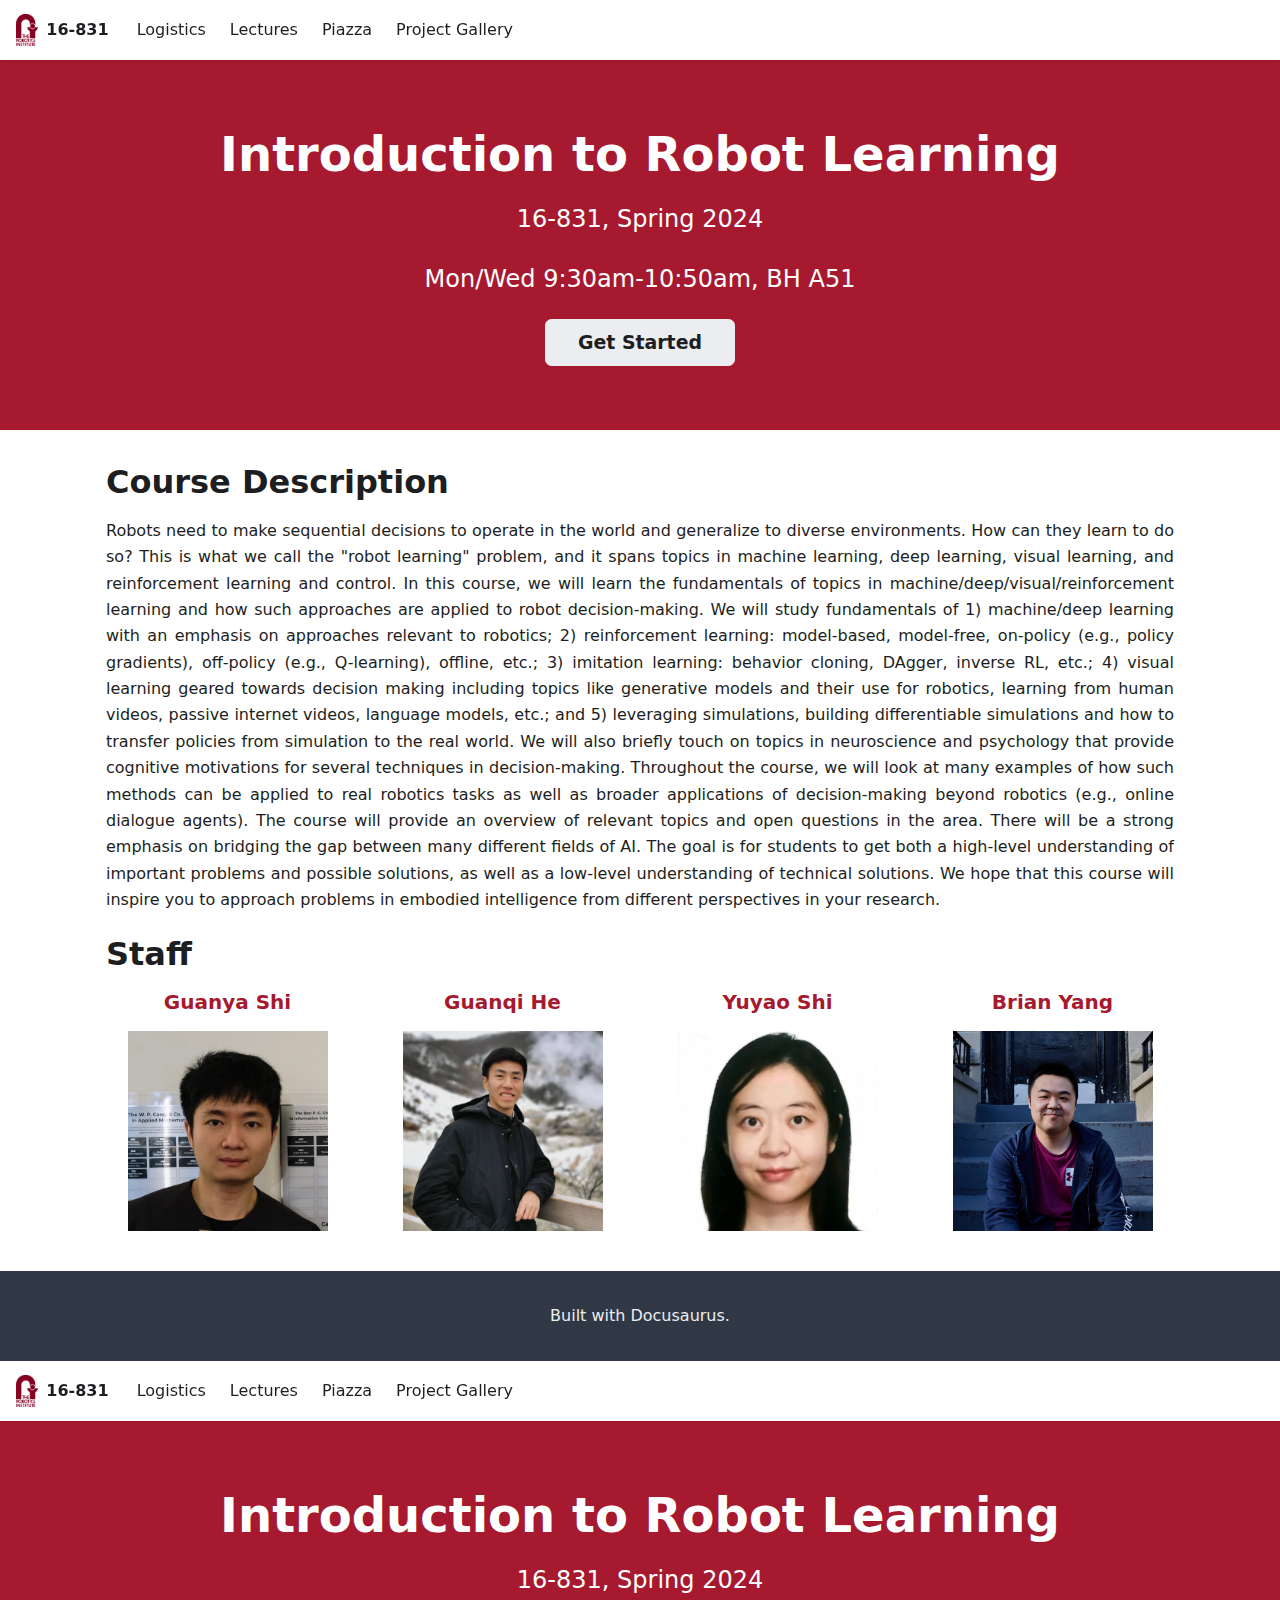
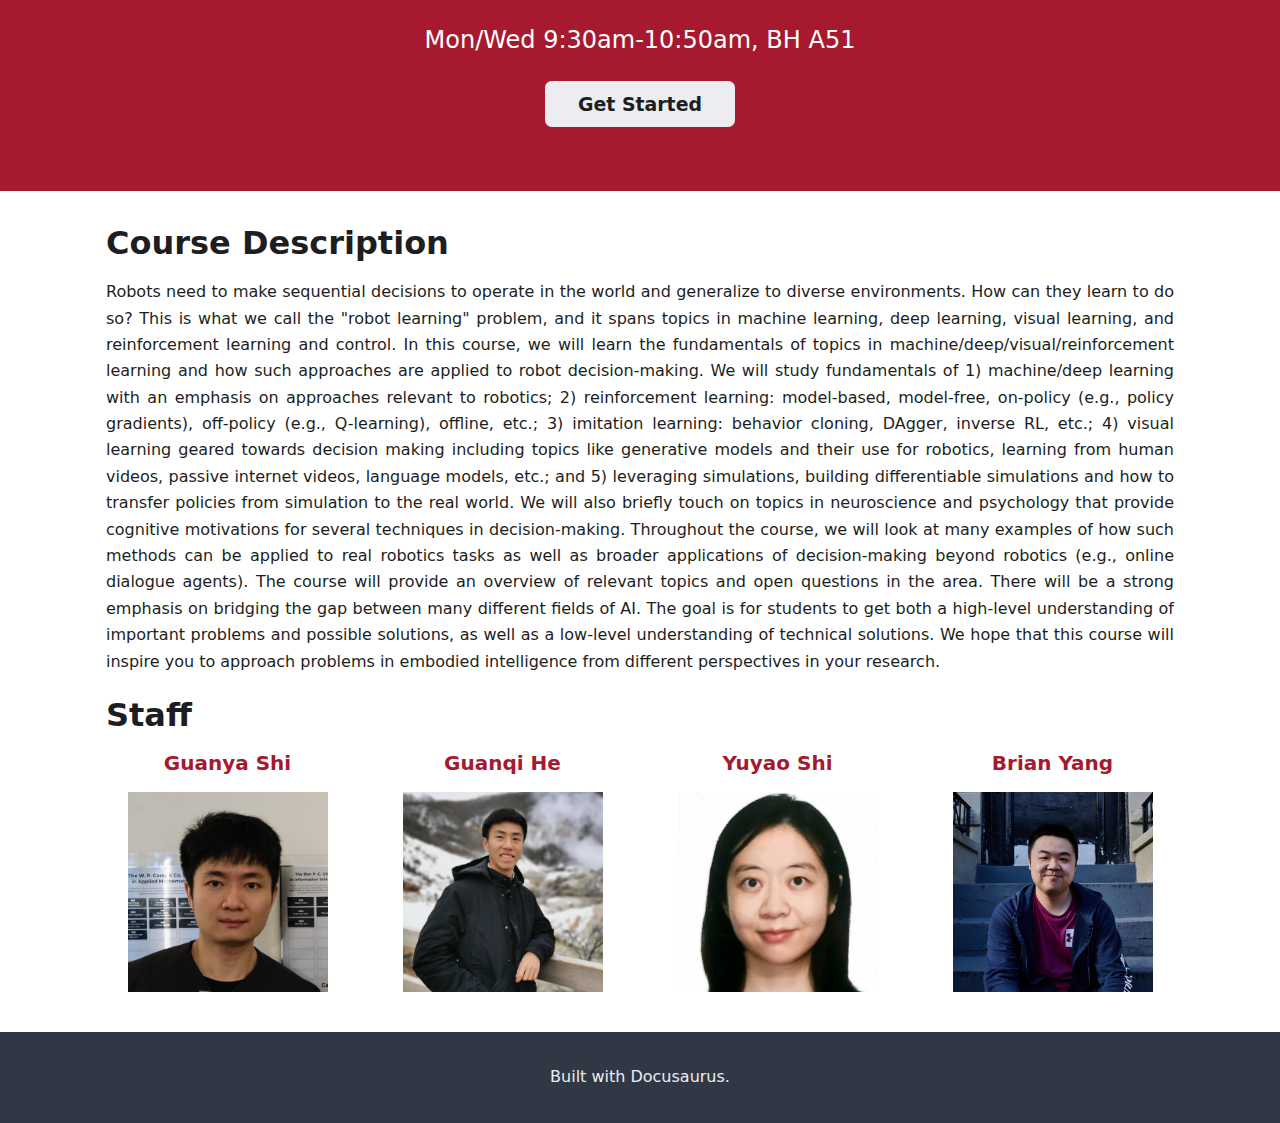
<file: index.html>
<!doctype html>
<html lang="en" dir="ltr" class="plugin-pages plugin-id-default" data-has-hydrated="false">
<head>
<meta charset="UTF-8">
<meta name="generator" content="Docusaurus v3.1.0">
<title data-rh="true">Introduction to Robot Learning | Introduction to Robot Learning</title><meta data-rh="true" name="viewport" content="width=device-width,initial-scale=1"><meta data-rh="true" name="twitter:card" content="summary_large_image"><meta data-rh="true" property="og:image" content="https://16-831-s24.github.io/img/ri_logo_jpg.jpg"><meta data-rh="true" name="twitter:image" content="https://16-831-s24.github.io/img/ri_logo_jpg.jpg"><meta data-rh="true" property="og:url" content="https://16-831-s24.github.io/"><meta data-rh="true" property="og:locale" content="en"><meta data-rh="true" name="docusaurus_locale" content="en"><meta data-rh="true" name="docusaurus_tag" content="default"><meta data-rh="true" name="docsearch:language" content="en"><meta data-rh="true" name="docsearch:docusaurus_tag" content="default"><meta data-rh="true" property="og:title" content="Introduction to Robot Learning | Introduction to Robot Learning"><meta data-rh="true" name="description" content="Description will go into a meta tag in &lt;head /&gt;"><meta data-rh="true" property="og:description" content="Description will go into a meta tag in &lt;head /&gt;"><link data-rh="true" rel="icon" href="/img/ri_logo_jpg.jpg"><link data-rh="true" rel="canonical" href="https://16-831-s24.github.io/"><link data-rh="true" rel="alternate" href="https://16-831-s24.github.io/" hreflang="en"><link data-rh="true" rel="alternate" href="https://16-831-s24.github.io/" hreflang="x-default"><script data-rh="true">function insertBanner(){var n=document.createElement("div");n.id="__docusaurus-base-url-issue-banner-container";n.innerHTML='\n<div id="__docusaurus-base-url-issue-banner" style="border: thick solid red; background-color: rgb(255, 230, 179); margin: 20px; padding: 20px; font-size: 20px;">\n   <p style="font-weight: bold; font-size: 30px;">Your Docusaurus site did not load properly.</p>\n   <p>A very common reason is a wrong site <a href="https://docusaurus.io/docs/docusaurus.config.js/#baseUrl" style="font-weight: bold;">baseUrl configuration</a>.</p>\n   <p>Current configured baseUrl = <span style="font-weight: bold; color: red;">/</span>  (default value)</p>\n   <p>We suggest trying baseUrl = <span id="__docusaurus-base-url-issue-banner-suggestion-container" style="font-weight: bold; color: green;"></span></p>\n</div>\n',document.body.prepend(n);var e=document.getElementById("__docusaurus-base-url-issue-banner-suggestion-container"),s=window.location.pathname,o="/"===s.substr(-1)?s:s+"/";e.innerHTML=o}document.addEventListener("DOMContentLoaded",(function(){void 0===window.docusaurus&&insertBanner()}))</script><link rel="stylesheet" href="/assets/css/styles.bd3be2c0.css">
<script src="/assets/js/runtime~main.cacb64cc.js" defer="defer"></script>
<script src="/assets/js/main.f1a4d04b.js" defer="defer"></script>
</head>
<body class="navigation-with-keyboard">
<script>!function(){function t(t){document.documentElement.setAttribute("data-theme",t)}var e=function(){try{return new URLSearchParams(window.location.search).get("docusaurus-theme")}catch(t){}}()||function(){try{return localStorage.getItem("theme")}catch(t){}}();t(null!==e?e:"light")}(),function(){try{const c=new URLSearchParams(window.location.search).entries();for(var[t,e]of c)if(t.startsWith("docusaurus-data-")){var a=t.replace("docusaurus-data-","data-");document.documentElement.setAttribute(a,e)}}catch(t){}}()</script><div id="__docusaurus"><div role="region" aria-label="Skip to main content"><a class="skipToContent_fXgn" href="#__docusaurus_skipToContent_fallback">Skip to main content</a></div><nav aria-label="Main" class="navbar navbar--fixed-top"><div class="navbar__inner"><div class="navbar__items"><button aria-label="Toggle navigation bar" aria-expanded="false" class="navbar__toggle clean-btn" type="button"><svg width="30" height="30" viewBox="0 0 30 30" aria-hidden="true"><path stroke="currentColor" stroke-linecap="round" stroke-miterlimit="10" stroke-width="2" d="M4 7h22M4 15h22M4 23h22"></path></svg></button><a class="navbar__brand" href="/"><div class="navbar__logo"><img src="/img/ri_logo_jpg.jpg" alt="My Site Logo" class="themedComponent_mlkZ themedComponent--light_NVdE"><img src="/img/ri_logo_jpg.jpg" alt="My Site Logo" class="themedComponent_mlkZ themedComponent--dark_xIcU"></div><b class="navbar__title text--truncate">16-831</b></a><a class="navbar__item navbar__link" href="/logistics">Logistics</a><a class="navbar__item navbar__link" href="/lectures">Lectures</a><a href="https://piazza.com/class/lr5w7aci7q16j9" target="_blank" rel="noopener noreferrer" class="navbar__item navbar__link">Piazza</a><a class="navbar__item navbar__link" href="/projects">Project Gallery</a></div><div class="navbar__items navbar__items--right"><div class="navbarSearchContainer_Bca1"></div></div></div><div role="presentation" class="navbar-sidebar__backdrop"></div></nav><div id="__docusaurus_skipToContent_fallback" class="main-wrapper mainWrapper_z2l0"><header class="hero hero--primary heroBanner_qdFl"><div class="container"><h1 class="hero__title">Introduction to Robot Learning</h1><p class="hero__subtitle">16-831, Spring 2024</p><p class="hero__subtitle">Mon/Wed 9:30am-10:50am, BH A51</p><div class="buttons_AeoN"><a class="button button--secondary button--lg" href="/logistics">Get Started</a></div></div></header><main><section class="features_t9lD"><div class="container"><div class="row"><div class="text--justify padding-horiz--md"><h1>Course Description</h1><p>Robots need to make sequential decisions to operate in the world and generalize to diverse environments. How can they learn to do so? This is what we call the &quot;robot learning&quot; problem, and it spans topics in machine learning, deep learning, visual learning, and reinforcement learning and control. In this course, we will learn the fundamentals of topics in machine/deep/visual/reinforcement learning and how such approaches are applied to robot decision-making. We will study fundamentals of 1) machine/deep learning with an emphasis on approaches relevant to robotics; 2) reinforcement learning: model-based, model-free, on-policy (e.g., policy gradients), off-policy (e.g., Q-learning), offline, etc.; 3) imitation learning: behavior cloning, DAgger, inverse RL, etc.; 4) visual learning geared towards decision making including topics like generative models and their use for robotics, learning from human videos, passive internet videos, language models, etc.; and 5) leveraging simulations, building differentiable simulations and how to transfer policies from simulation to the real world. We will also briefly touch on topics in neuroscience and psychology that provide cognitive motivations for several techniques in decision-making. Throughout the course, we will look at many examples of how such methods can be applied to real robotics tasks as well as broader applications of decision-making beyond robotics (e.g., online dialogue agents). The course will provide an overview of relevant topics and open questions in the area. There will be a strong emphasis on bridging the gap between many different fields of AI. The goal is for students to get both a high-level understanding of important problems and possible solutions, as well as a low-level understanding of technical solutions. We hope that this course will inspire you to approach problems in embodied intelligence from different perspectives in your research.</p></div></div><h1>Staff</h1><div class="row"><div class="col col--3"><div class="text--center"><h3><a href="https://www.gshi.me/">Guanya Shi</a></h3></div><div class="text--center"><img class="featureImage_n6ct" src="/img/staff_pictures/guanyu.jpg" alt=""></div></div><div class="col col--3"><div class="text--center"><h3><a href="https://guanqihe.github.io/">Guanqi He</a></h3></div><div class="text--center"><img class="featureImage_n6ct" src="/img/staff_pictures/guanqi.jpg" alt=""></div></div><div class="col col--3"><div class="text--center"><h3><a href="https://www.ri.cmu.edu/ri-people/yuyao-shi/">Yuyao Shi</a></h3></div><div class="text--center"><img class="featureImage_n6ct" src="/img/staff_pictures/yuyao.png" alt=""></div></div><div class="col col--3"><div class="text--center"><h3><a href="https://byang.org/">Brian Yang</a></h3></div><div class="text--center"><img class="featureImage_n6ct" src="/img/staff_pictures/brian.png" alt=""></div></div></div></div></section></main></div><footer class="footer footer--dark"><div class="container container-fluid"><div class="footer__bottom text--center"><div class="footer__copyright">Built with Docusaurus.</div></div></div></footer></div>
</body>
</html>
</file>
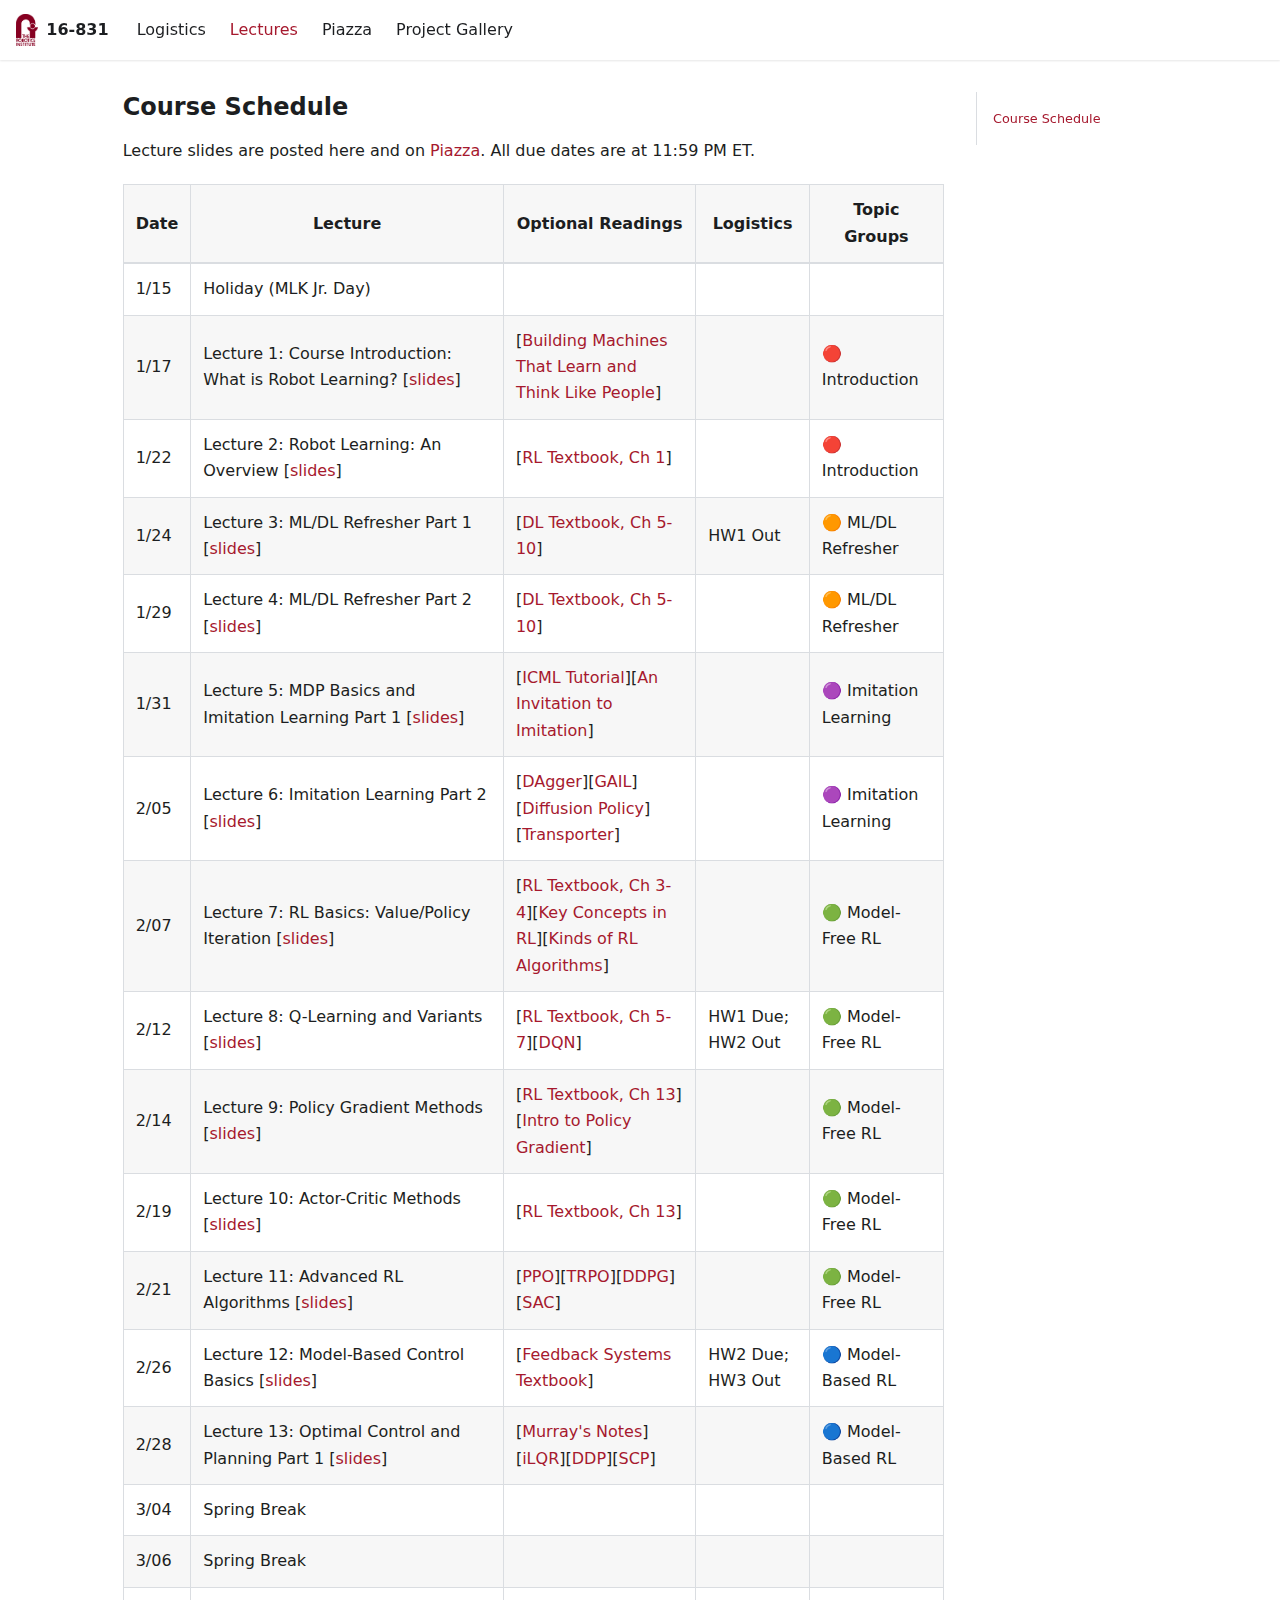
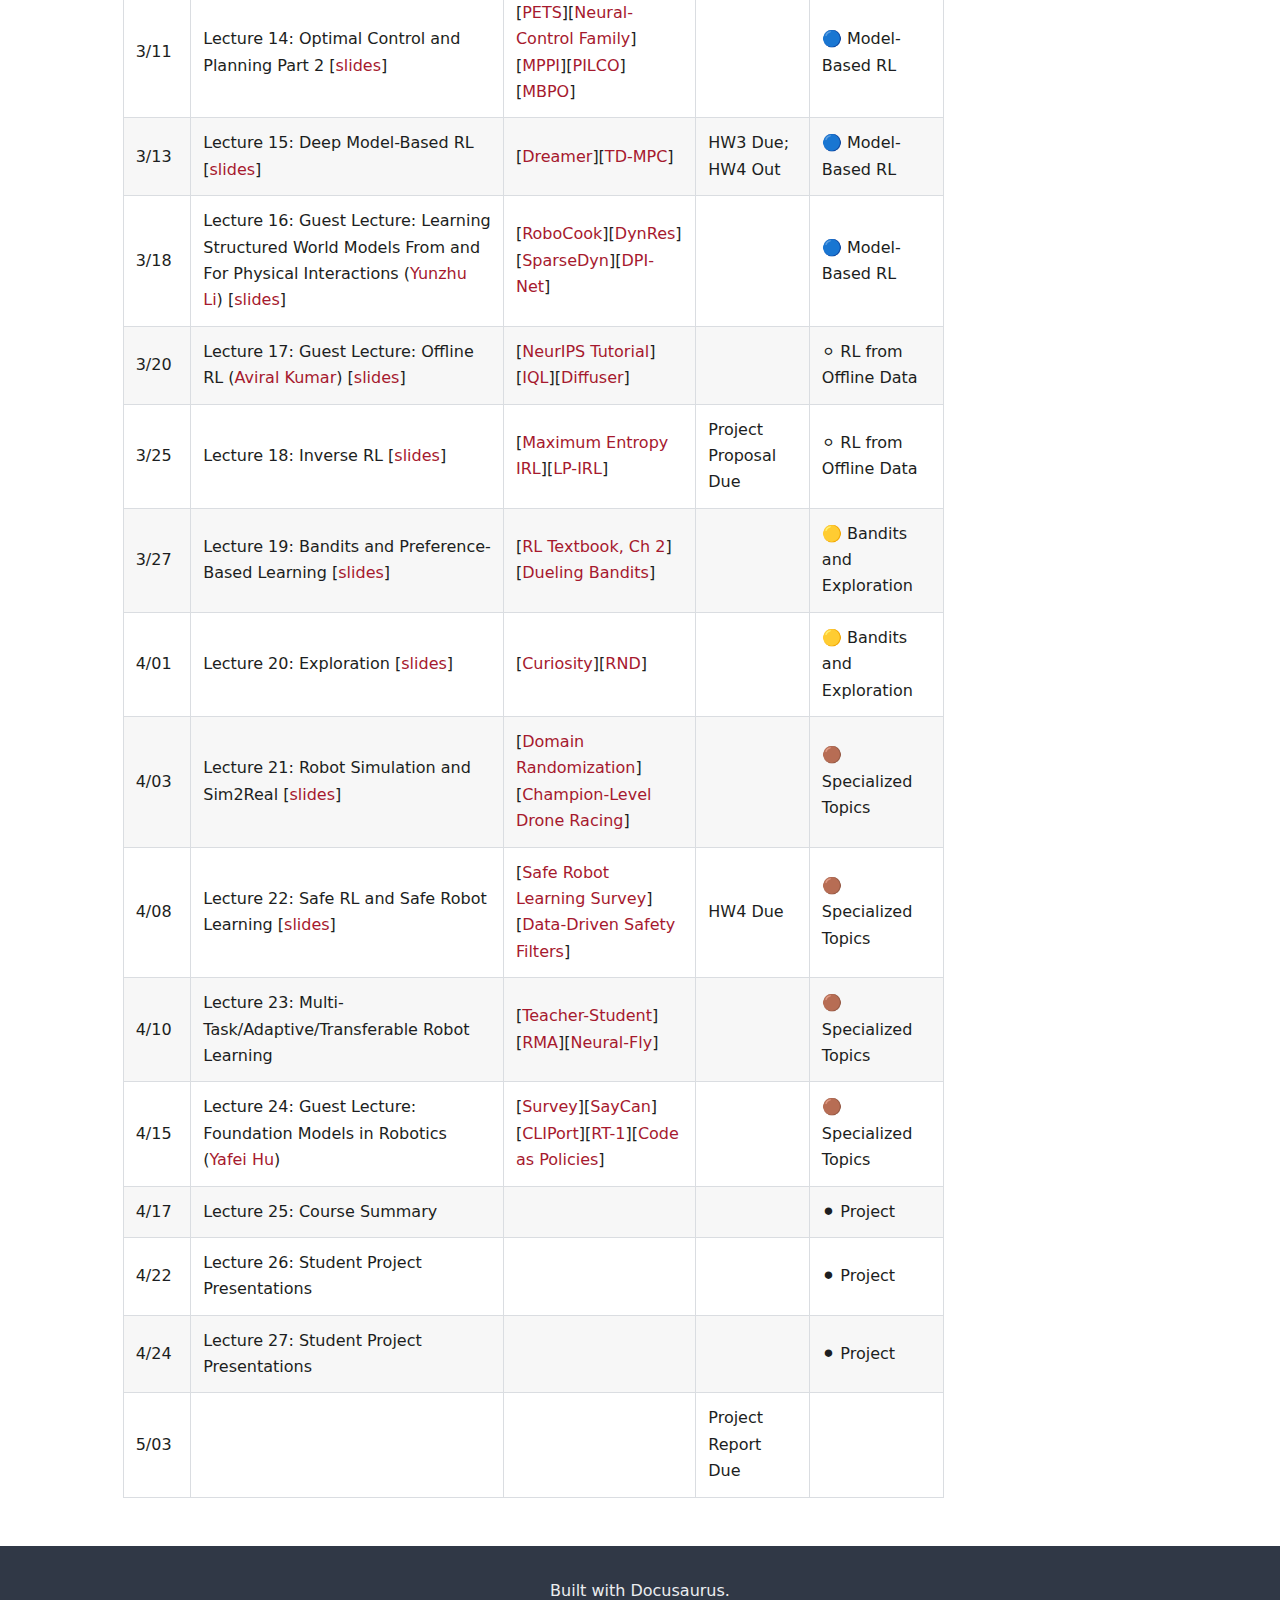
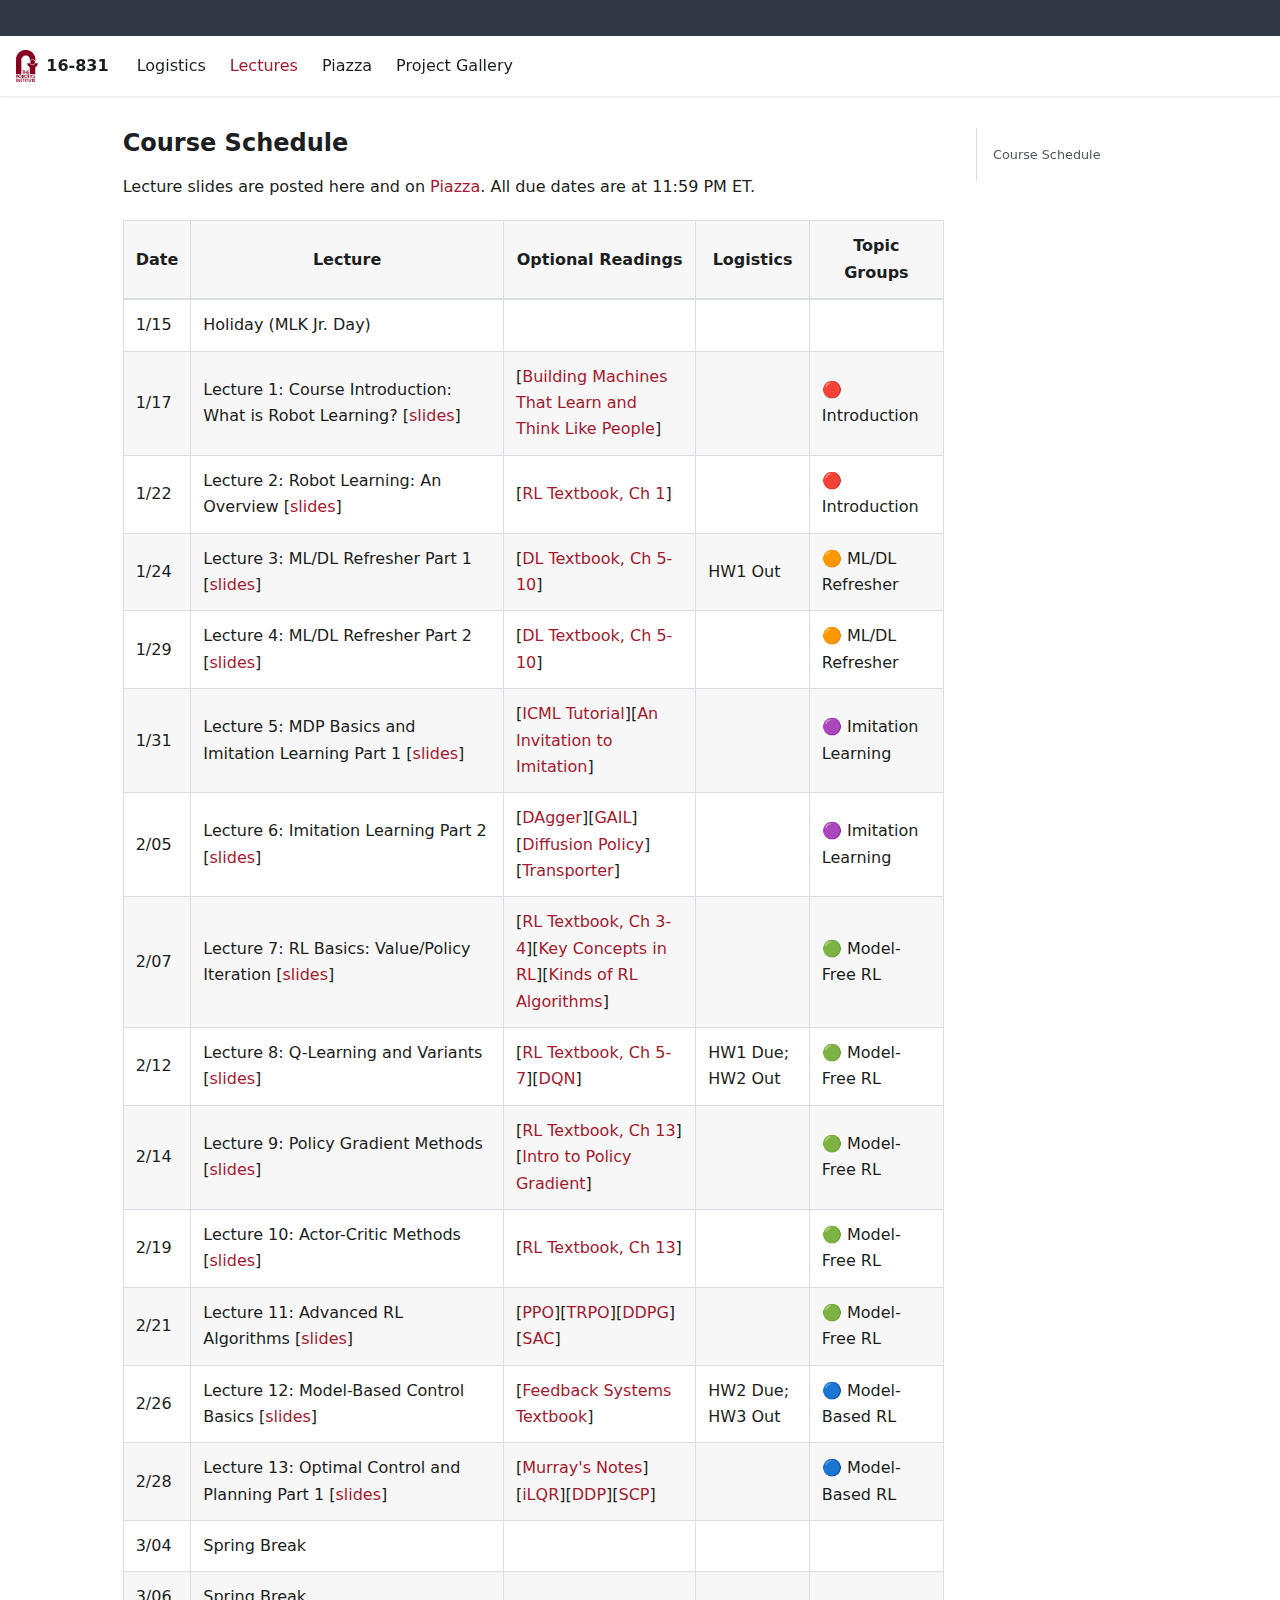
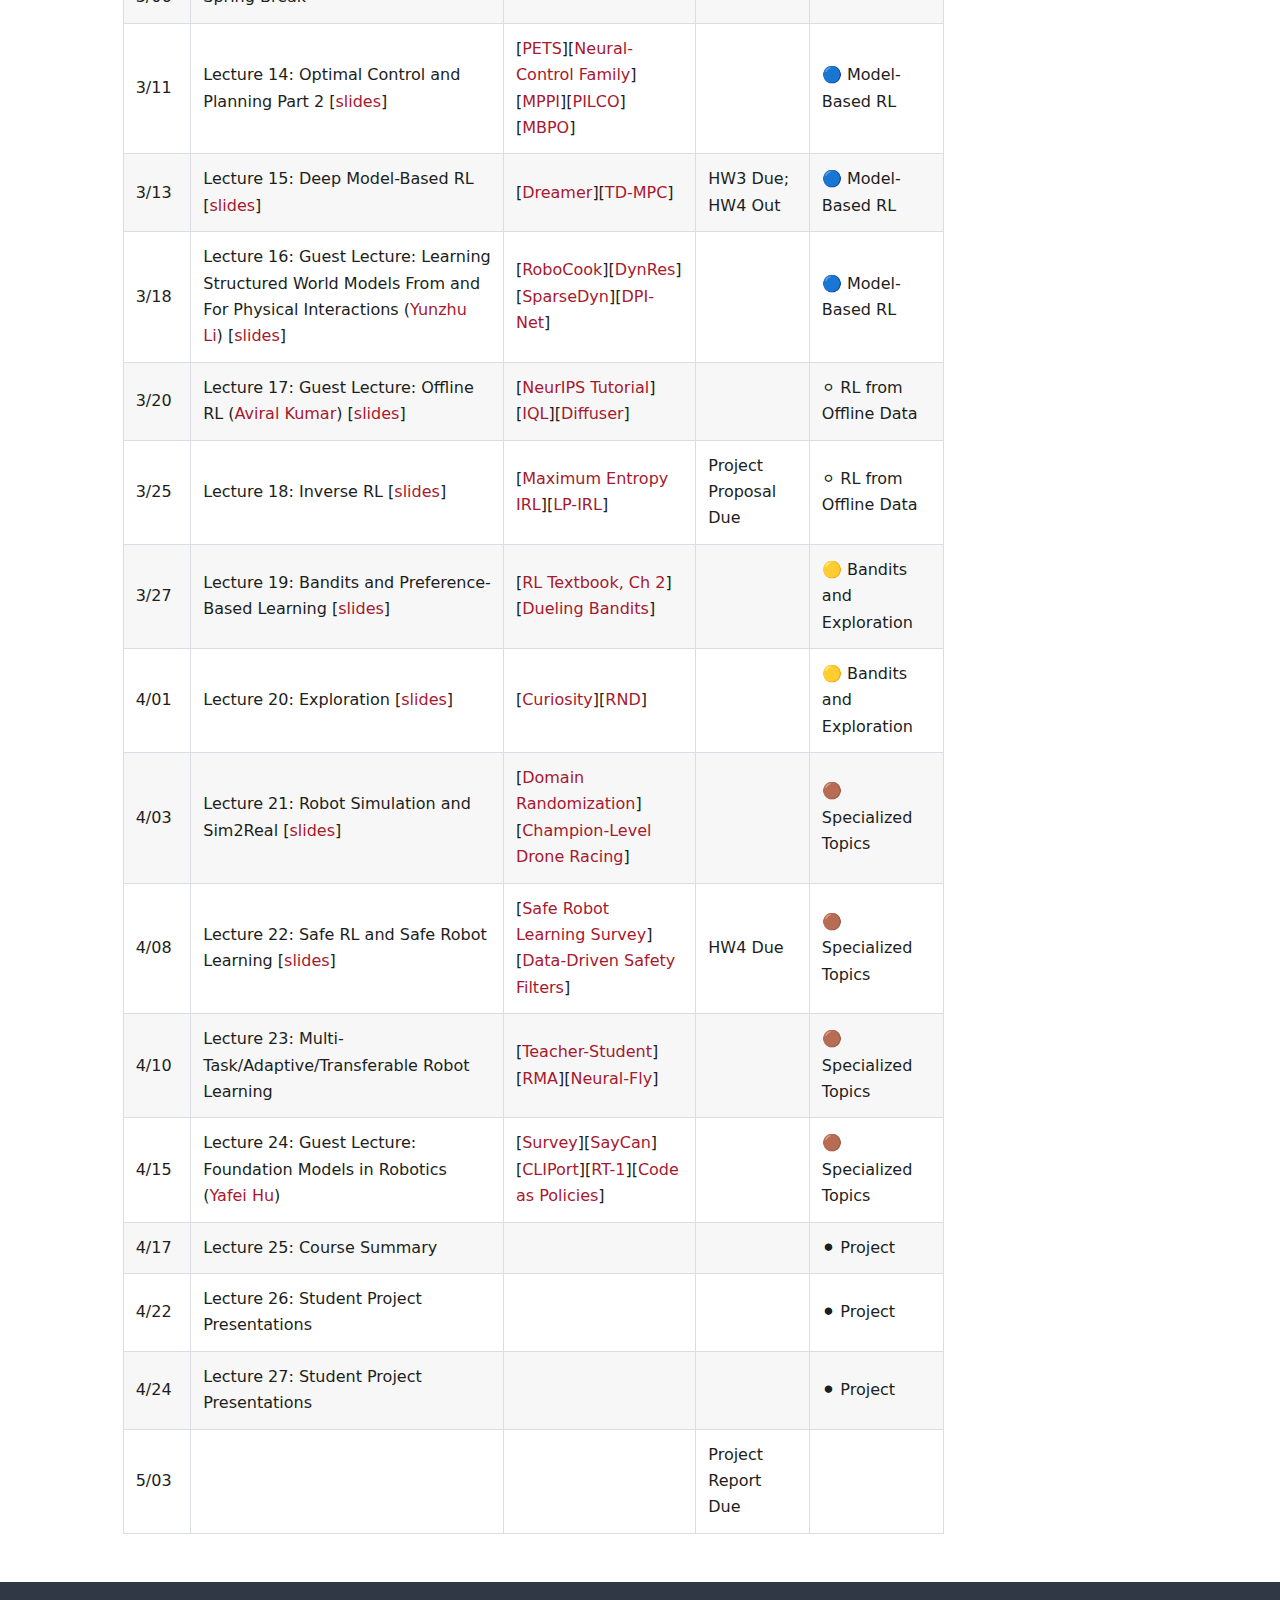
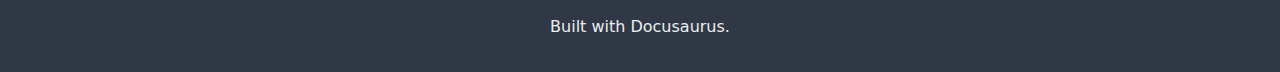
<file: lectures/index.html>
<!doctype html>
<html lang="en" dir="ltr" class="mdx-wrapper mdx-page plugin-pages plugin-id-default" data-has-hydrated="false">
<head>
<meta charset="UTF-8">
<meta name="generator" content="Docusaurus v3.1.0">
<title data-rh="true">Lectures | Introduction to Robot Learning</title><meta data-rh="true" name="viewport" content="width=device-width,initial-scale=1"><meta data-rh="true" name="twitter:card" content="summary_large_image"><meta data-rh="true" property="og:image" content="https://16-831-s24.github.io/img/ri_logo_jpg.jpg"><meta data-rh="true" name="twitter:image" content="https://16-831-s24.github.io/img/ri_logo_jpg.jpg"><meta data-rh="true" property="og:url" content="https://16-831-s24.github.io/lectures"><meta data-rh="true" property="og:locale" content="en"><meta data-rh="true" name="docusaurus_locale" content="en"><meta data-rh="true" name="docusaurus_tag" content="default"><meta data-rh="true" name="docsearch:language" content="en"><meta data-rh="true" name="docsearch:docusaurus_tag" content="default"><meta data-rh="true" property="og:title" content="Lectures | Introduction to Robot Learning"><meta data-rh="true" name="description" content="Course Schedule"><meta data-rh="true" property="og:description" content="Course Schedule"><link data-rh="true" rel="icon" href="/img/ri_logo_jpg.jpg"><link data-rh="true" rel="canonical" href="https://16-831-s24.github.io/lectures"><link data-rh="true" rel="alternate" href="https://16-831-s24.github.io/lectures" hreflang="en"><link data-rh="true" rel="alternate" href="https://16-831-s24.github.io/lectures" hreflang="x-default"><link rel="stylesheet" href="/assets/css/styles.bd3be2c0.css">
<script src="/assets/js/runtime~main.cacb64cc.js" defer="defer"></script>
<script src="/assets/js/main.f1a4d04b.js" defer="defer"></script>
</head>
<body class="navigation-with-keyboard">
<script>!function(){function t(t){document.documentElement.setAttribute("data-theme",t)}var e=function(){try{return new URLSearchParams(window.location.search).get("docusaurus-theme")}catch(t){}}()||function(){try{return localStorage.getItem("theme")}catch(t){}}();t(null!==e?e:"light")}(),function(){try{const c=new URLSearchParams(window.location.search).entries();for(var[t,e]of c)if(t.startsWith("docusaurus-data-")){var a=t.replace("docusaurus-data-","data-");document.documentElement.setAttribute(a,e)}}catch(t){}}()</script><div id="__docusaurus"><div role="region" aria-label="Skip to main content"><a class="skipToContent_fXgn" href="#__docusaurus_skipToContent_fallback">Skip to main content</a></div><nav aria-label="Main" class="navbar navbar--fixed-top"><div class="navbar__inner"><div class="navbar__items"><button aria-label="Toggle navigation bar" aria-expanded="false" class="navbar__toggle clean-btn" type="button"><svg width="30" height="30" viewBox="0 0 30 30" aria-hidden="true"><path stroke="currentColor" stroke-linecap="round" stroke-miterlimit="10" stroke-width="2" d="M4 7h22M4 15h22M4 23h22"></path></svg></button><a class="navbar__brand" href="/"><div class="navbar__logo"><img src="/img/ri_logo_jpg.jpg" alt="My Site Logo" class="themedComponent_mlkZ themedComponent--light_NVdE"><img src="/img/ri_logo_jpg.jpg" alt="My Site Logo" class="themedComponent_mlkZ themedComponent--dark_xIcU"></div><b class="navbar__title text--truncate">16-831</b></a><a class="navbar__item navbar__link" href="/logistics">Logistics</a><a aria-current="page" class="navbar__item navbar__link navbar__link--active" href="/lectures">Lectures</a><a href="https://piazza.com/class/lr5w7aci7q16j9" target="_blank" rel="noopener noreferrer" class="navbar__item navbar__link">Piazza</a><a class="navbar__item navbar__link" href="/projects">Project Gallery</a></div><div class="navbar__items navbar__items--right"><div class="navbarSearchContainer_Bca1"></div></div></div><div role="presentation" class="navbar-sidebar__backdrop"></div></nav><div id="__docusaurus_skipToContent_fallback" class="main-wrapper mainWrapper_z2l0"><main class="container container--fluid margin-vert--lg"><div class="row mdxPageWrapper_j9I6"><div class="col col--8"><article><h2 class="anchor anchorWithStickyNavbar_LWe7" id="course-schedule">Course Schedule<a href="#course-schedule" class="hash-link" aria-label="Direct link to Course Schedule" title="Direct link to Course Schedule">​</a></h2>
<p>Lecture slides are posted here and on <a href="https://piazza.com/cmu/spring2024/16831/resources" target="_blank" rel="noopener noreferrer">Piazza</a>. All due dates are at 11:59 PM ET.</p>
<table><thead><tr><th>Date</th><th>Lecture</th><th>Optional Readings</th><th>Logistics</th><th>Topic Groups</th></tr></thead><tbody><tr><td>1/15</td><td>Holiday (MLK Jr. Day)</td><td></td><td></td><td></td></tr><tr><td>1/17</td><td>Lecture 1: Course Introduction: What is Robot Learning? [<a href="https://drive.google.com/file/d/11x75_ww4HkCM1o9RnI1bOsEfGQCktzTa/view?usp=drive_link" target="_blank" rel="noopener noreferrer">slides</a>]</td><td>[<a href="https://arxiv.org/abs/1604.00289" target="_blank" rel="noopener noreferrer">Building Machines That Learn and Think Like People</a>]</td><td></td><td>🔴 Introduction</td></tr><tr><td>1/22</td><td>Lecture 2: Robot Learning: An Overview [<a href="https://drive.google.com/file/d/1QDk8n7lS8OGzxtBjT3HB5Zor1W-mvj0b/view?usp=sharing" target="_blank" rel="noopener noreferrer">slides</a>]</td><td>[<a href="http://incompleteideas.net/book/RLbook2018.pdf" target="_blank" rel="noopener noreferrer">RL Textbook, Ch 1</a>]</td><td></td><td>🔴 Introduction</td></tr><tr><td>1/24</td><td>Lecture 3: ML/DL Refresher Part 1 [<a href="https://drive.google.com/file/d/13hNMCDQqBLyfmh2NyJyN30gcJw0naFg-/view?usp=sharing" target="_blank" rel="noopener noreferrer">slides</a>]</td><td>[<a href="https://www.deeplearningbook.org/" target="_blank" rel="noopener noreferrer">DL Textbook, Ch 5-10</a>]</td><td>HW1 Out</td><td>🟠 ML/DL Refresher</td></tr><tr><td>1/29</td><td>Lecture 4: ML/DL Refresher Part 2 [<a href="https://drive.google.com/file/d/1ZdsWc88YPYY45YYAdgdD2Szbto-mQOLS/view?usp=sharing" target="_blank" rel="noopener noreferrer">slides</a>]</td><td>[<a href="https://www.deeplearningbook.org/" target="_blank" rel="noopener noreferrer">DL Textbook, Ch 5-10</a>]</td><td></td><td>🟠 ML/DL Refresher</td></tr><tr><td>1/31</td><td>Lecture 5: MDP Basics and Imitation Learning Part 1 [<a href="https://drive.google.com/file/d/18CEtu18G6OheNlhbXT6Sw-Smu5jDqAIA/view?usp=sharing" target="_blank" rel="noopener noreferrer">slides</a>]</td><td>[<a href="https://sites.google.com/view/icml2018-imitation-learning/" target="_blank" rel="noopener noreferrer">ICML Tutorial</a>][<a href="https://www.ri.cmu.edu/pub_files/2015/3/InvitationToImitation_3_1415.pdf" target="_blank" rel="noopener noreferrer">An Invitation to Imitation</a>]</td><td></td><td>🟣 Imitation Learning</td></tr><tr><td>2/05</td><td>Lecture 6: Imitation Learning Part 2 [<a href="https://drive.google.com/file/d/1Av8vmiKNF_sGsNABvtBnwxOjQYn4gFBn/view?usp=sharing" target="_blank" rel="noopener noreferrer">slides</a>]</td><td>[<a href="https://arxiv.org/pdf/1011.0686.pdf" target="_blank" rel="noopener noreferrer">DAgger</a>][<a href="https://arxiv.org/pdf/1606.03476.pdf" target="_blank" rel="noopener noreferrer">GAIL</a>][<a href="https://diffusion-policy.cs.columbia.edu/" target="_blank" rel="noopener noreferrer">Diffusion Policy</a>][<a href="https://arxiv.org/abs/2010.14406" target="_blank" rel="noopener noreferrer">Transporter</a>]</td><td></td><td>🟣 Imitation Learning</td></tr><tr><td>2/07</td><td>Lecture 7: RL Basics: Value/Policy Iteration [<a href="https://drive.google.com/file/d/1c8k6H1o3Q-8LjuSWR3IAs_5Q4oGUcV9t/view?usp=sharing" target="_blank" rel="noopener noreferrer">slides</a>]</td><td>[<a href="http://incompleteideas.net/book/RLbook2018.pdf" target="_blank" rel="noopener noreferrer">RL Textbook, Ch 3-4</a>][<a href="https://spinningup.openai.com/en/latest/spinningup/rl_intro.html" target="_blank" rel="noopener noreferrer">Key Concepts in RL</a>][<a href="https://spinningup.openai.com/en/latest/spinningup/rl_intro2.html" target="_blank" rel="noopener noreferrer">Kinds of RL Algorithms</a>]</td><td></td><td>🟢 Model-Free RL</td></tr><tr><td>2/12</td><td>Lecture 8: Q-Learning and Variants [<a href="https://drive.google.com/file/d/1g7T9gk8xJuGYNxrqfV5LjDcKSvwuEEqJ/view?usp=sharing" target="_blank" rel="noopener noreferrer">slides</a>]</td><td>[<a href="http://incompleteideas.net/book/RLbook2018.pdf" target="_blank" rel="noopener noreferrer">RL Textbook, Ch 5-7</a>][<a href="https://www.cs.toronto.edu/~vmnih/docs/dqn.pdf" target="_blank" rel="noopener noreferrer">DQN</a>]</td><td>HW1 Due; HW2 Out</td><td>🟢 Model-Free RL</td></tr><tr><td>2/14</td><td>Lecture 9: Policy Gradient Methods [<a href="https://drive.google.com/file/d/1YyHzF8p59kkTqTHSf0qUWJZC6_Z_ab14/view?usp=sharing" target="_blank" rel="noopener noreferrer">slides</a>]</td><td>[<a href="http://incompleteideas.net/book/RLbook2018.pdf" target="_blank" rel="noopener noreferrer">RL Textbook, Ch 13</a>][<a href="https://spinningup.openai.com/en/latest/spinningup/rl_intro3.html" target="_blank" rel="noopener noreferrer">Intro to Policy Gradient</a>]</td><td></td><td>🟢 Model-Free RL</td></tr><tr><td>2/19</td><td>Lecture 10: Actor-Critic Methods [<a href="https://drive.google.com/file/d/1YbnowC7YMjhwsj5zrfXbl7DV-yFHzDPf/view?usp=sharing" target="_blank" rel="noopener noreferrer">slides</a>]</td><td>[<a href="http://incompleteideas.net/book/RLbook2018.pdf" target="_blank" rel="noopener noreferrer">RL Textbook, Ch 13</a>]</td><td></td><td>🟢 Model-Free RL</td></tr><tr><td>2/21</td><td>Lecture 11: Advanced RL Algorithms [<a href="https://drive.google.com/file/d/1OU9rojK1RelIhwQILuq9BQkgscs_E7ec/view?usp=sharing" target="_blank" rel="noopener noreferrer">slides</a>]</td><td>[<a href="https://arxiv.org/pdf/1707.06347" target="_blank" rel="noopener noreferrer">PPO</a>][<a href="https://arxiv.org/pdf/1502.05477.pdf" target="_blank" rel="noopener noreferrer">TRPO</a>][<a href="https://arxiv.org/pdf/1509.02971.pdf" target="_blank" rel="noopener noreferrer">DDPG</a>][<a href="https://arxiv.org/abs/1801.01290" target="_blank" rel="noopener noreferrer">SAC</a>]</td><td></td><td>🟢 Model-Free RL</td></tr><tr><td>2/26</td><td>Lecture 12: Model-Based Control Basics [<a href="https://drive.google.com/file/d/1nOU6DFTxPdLBFysIIt21PeiHDyhQIHrG/view?usp=sharing" target="_blank" rel="noopener noreferrer">slides</a>]</td><td>[<a href="https://fbswiki.org/wiki/index.php/Feedback_Systems:_An_Introduction_for_Scientists_and_Engineers" target="_blank" rel="noopener noreferrer">Feedback Systems Textbook</a>]</td><td>HW2 Due; HW3 Out</td><td>🔵 Model-Based RL</td></tr><tr><td>2/28</td><td>Lecture 13: Optimal Control and Planning Part 1 [<a href="https://drive.google.com/file/d/1OyDhL4finUa7XO6r72XuM3_DymIwVyNZ/view?usp=sharing" target="_blank" rel="noopener noreferrer">slides</a>]</td><td>[<a href="https://fbswiki.org/wiki/index.php/Supplement:_Optimization-Based_Control" target="_blank" rel="noopener noreferrer">Murray&#x27;s Notes</a>][<a href="https://www.scitepress.org/PublishedPapers/2004/11439/pdf/index.html" target="_blank" rel="noopener noreferrer">iLQR</a>][<a href="https://ieeexplore.ieee.org/abstract/document/6386025" target="_blank" rel="noopener noreferrer">DDP</a>][<a href="https://arc.aiaa.org/doi/epdf/10.2514/1.G000218" target="_blank" rel="noopener noreferrer">SCP</a>]</td><td></td><td>🔵 Model-Based RL</td></tr><tr><td>3/04</td><td>Spring Break</td><td></td><td></td><td></td></tr><tr><td>3/06</td><td>Spring Break</td><td></td><td></td><td></td></tr><tr><td>3/11</td><td>Lecture 14: Optimal Control and Planning Part 2 [<a href="https://drive.google.com/file/d/1OyDhL4finUa7XO6r72XuM3_DymIwVyNZ/view?usp=sharing" target="_blank" rel="noopener noreferrer">slides</a>]</td><td>[<a href="https://arxiv.org/abs/1805.12114" target="_blank" rel="noopener noreferrer">PETS</a>][<a href="https://www.gshi.me/blog/NeuralControl/" target="_blank" rel="noopener noreferrer">Neural-Control Family</a>][<a href="https://homes.cs.washington.edu/~bboots/files/InformationTheoreticMPC.pdf" target="_blank" rel="noopener noreferrer">MPPI</a>][<a href="https://www.cs.utexas.edu/users/sniekum/classes/RLFD-F15/papers/Deisenroth11.pdf" target="_blank" rel="noopener noreferrer">PILCO</a>][<a href="https://arxiv.org/pdf/1906.08253.pdf" target="_blank" rel="noopener noreferrer">MBPO</a>]</td><td></td><td>🔵 Model-Based RL</td></tr><tr><td>3/13</td><td>Lecture 15: Deep Model-Based RL [<a href="https://drive.google.com/file/d/1AfaWh5euI4Os2uBAl7r962r6YGxico0g/view?usp=sharing" target="_blank" rel="noopener noreferrer">slides</a>]</td><td>[<a href="https://arxiv.org/pdf/1912.01603.pdf" target="_blank" rel="noopener noreferrer">Dreamer</a>][<a href="https://nicklashansen.github.io/td-mpc/" target="_blank" rel="noopener noreferrer">TD-MPC</a>]</td><td>HW3 Due; HW4 Out</td><td>🔵 Model-Based RL</td></tr><tr><td>3/18</td><td>Lecture 16: Guest Lecture: Learning Structured World Models From and For Physical Interactions (<a href="https://yunzhuli.github.io/" target="_blank" rel="noopener noreferrer">Yunzhu Li</a>) [<a href="https://drive.google.com/file/d/1wk7QzvpRGgR2l-m47CV-tyva3TjH3t5Y/view?usp=sharing" target="_blank" rel="noopener noreferrer">slides</a>]</td><td>[<a href="https://hshi74.github.io/robocook/" target="_blank" rel="noopener noreferrer">RoboCook</a>][<a href="https://robopil.github.io/dyn-res-pile-manip/" target="_blank" rel="noopener noreferrer">DynRes</a>][<a href="https://robopil.github.io/Sparse-Dynamics/" target="_blank" rel="noopener noreferrer">SparseDyn</a>][<a href="http://dpi.csail.mit.edu/" target="_blank" rel="noopener noreferrer">DPI-Net</a>]</td><td></td><td>🔵 Model-Based RL</td></tr><tr><td>3/20</td><td>Lecture 17: Guest Lecture: Offline RL (<a href="https://aviralkumar2907.github.io/" target="_blank" rel="noopener noreferrer">Aviral Kumar</a>) [<a href="https://drive.google.com/file/d/1A8Ds26E_i1Y-x6LUitnTS4N9VSAC_qQ5/view?usp=sharing" target="_blank" rel="noopener noreferrer">slides</a>]</td><td>[<a href="https://sites.google.com/view/offlinerltutorial-neurips2020/home" target="_blank" rel="noopener noreferrer">NeurIPS Tutorial</a>][<a href="https://arxiv.org/abs/2110.06169" target="_blank" rel="noopener noreferrer">IQL</a>][<a href="https://arxiv.org/abs/2205.09991" target="_blank" rel="noopener noreferrer">Diffuser</a>]</td><td></td><td>⚪ RL from Offline Data</td></tr><tr><td>3/25</td><td>Lecture 18: Inverse RL [<a href="https://drive.google.com/file/d/1_Mm96iscd10zhN4eK4fbnGqzHZpceV1h/view?usp=sharing" target="_blank" rel="noopener noreferrer">slides</a>]</td><td>[<a href="https://cdn.aaai.org/AAAI/2008/AAAI08-227.pdf" target="_blank" rel="noopener noreferrer">Maximum Entropy IRL</a>][<a href="https://ai.stanford.edu/~ang/papers/icml00-irl.pdf" target="_blank" rel="noopener noreferrer">LP-IRL</a>]</td><td>Project Proposal Due</td><td>⚪ RL from Offline Data</td></tr><tr><td>3/27</td><td>Lecture 19: Bandits and Preference-Based Learning [<a href="https://drive.google.com/file/d/1i06lmYHFtibSQwOXXfSBA9eCok5HVDW3/view?usp=sharing" target="_blank" rel="noopener noreferrer">slides</a>]</td><td>[<a href="http://incompleteideas.net/book/RLbook2018.pdf" target="_blank" rel="noopener noreferrer">RL Textbook, Ch 2</a>][<a href="https://www.cs.cornell.edu/people/tj/publications/yue_etal_09a.pdf" target="_blank" rel="noopener noreferrer">Dueling Bandits</a>]</td><td></td><td>🟡 Bandits and Exploration</td></tr><tr><td>4/01</td><td>Lecture 20: Exploration [<a href="https://drive.google.com/file/d/18YIeF3MPsEsvNxA2ckLhmQZTUuSSQ_b9/view?usp=sharing" target="_blank" rel="noopener noreferrer">slides</a>]</td><td>[<a href="https://arxiv.org/pdf/1705.05363.pdf" target="_blank" rel="noopener noreferrer">Curiosity</a>][<a href="https://arxiv.org/pdf/1810.12894.pdf" target="_blank" rel="noopener noreferrer">RND</a>]</td><td></td><td>🟡 Bandits and Exploration</td></tr><tr><td>4/03</td><td>Lecture 21: Robot Simulation and Sim2Real [<a href="https://drive.google.com/file/d/1139Cai5XapdH3DgNMRxemHE-NEUfJPS_/view?usp=sharing" target="_blank" rel="noopener noreferrer">slides</a>]</td><td>[<a href="https://arxiv.org/abs/1703.06907" target="_blank" rel="noopener noreferrer">Domain Randomization</a>][<a href="https://www.nature.com/articles/s41586-023-06419-4" target="_blank" rel="noopener noreferrer">Champion-Level Drone Racing</a>]</td><td></td><td>🟤 Specialized Topics</td></tr><tr><td>4/08</td><td>Lecture 22: Safe RL and Safe Robot Learning [<a href="https://drive.google.com/file/d/1ilgBbpiEjgqd-iIuj2gfA4gZqY0oQf9b/view?usp=sharing" target="_blank" rel="noopener noreferrer">slides</a>]</td><td>[<a href="https://www.annualreviews.org/doi/abs/10.1146/annurev-control-042920-020211" target="_blank" rel="noopener noreferrer">Safe Robot Learning Survey</a>][<a href="https://ieeexplore.ieee.org/abstract/document/10266799" target="_blank" rel="noopener noreferrer">Data-Driven Safety Filters</a>]</td><td>HW4 Due</td><td>🟤 Specialized Topics</td></tr><tr><td>4/10</td><td>Lecture 23: Multi-Task/Adaptive/Transferable Robot Learning</td><td>[<a href="https://www.research-collection.ethz.ch/bitstream/handle/20.500.11850/448343/1/2020_science_robotics_lee_locomotion.pdf" target="_blank" rel="noopener noreferrer">Teacher-Student</a>][<a href="https://arxiv.org/abs/2107.04034" target="_blank" rel="noopener noreferrer">RMA</a>][<a href="https://arxiv.org/abs/2205.06908" target="_blank" rel="noopener noreferrer">Neural-Fly</a>]</td><td></td><td>🟤 Specialized Topics</td></tr><tr><td>4/15</td><td>Lecture 24: Guest Lecture: Foundation Models in Robotics (<a href="https://jeffreyyh.github.io/" target="_blank" rel="noopener noreferrer">Yafei Hu</a>)</td><td>[<a href="https://github.com/JeffreyYH/robotics-fm-survey" target="_blank" rel="noopener noreferrer">Survey</a>][<a href="https://arxiv.org/abs/2204.01691" target="_blank" rel="noopener noreferrer">SayCan</a>][<a href="https://arxiv.org/abs/2109.12098" target="_blank" rel="noopener noreferrer">CLIPort</a>][<a href="https://arxiv.org/abs/2212.06817" target="_blank" rel="noopener noreferrer">RT-1</a>][<a href="https://arxiv.org/abs/2209.07753" target="_blank" rel="noopener noreferrer">Code as Policies</a>]</td><td></td><td>🟤 Specialized Topics</td></tr><tr><td>4/17</td><td>Lecture 25: Course Summary</td><td></td><td></td><td>⚫ Project</td></tr><tr><td>4/22</td><td>Lecture 26: Student Project Presentations</td><td></td><td></td><td>⚫ Project</td></tr><tr><td>4/24</td><td>Lecture 27: Student Project Presentations</td><td></td><td></td><td>⚫ Project</td></tr><tr><td>5/03</td><td></td><td></td><td>Project Report Due</td><td></td></tr></tbody></table></article></div><div class="col col--2"><div class="tableOfContents_bqdL thin-scrollbar"><ul class="table-of-contents table-of-contents__left-border"><li><a href="#course-schedule" class="table-of-contents__link toc-highlight">Course Schedule</a></li></ul></div></div></div></main></div><footer class="footer footer--dark"><div class="container container-fluid"><div class="footer__bottom text--center"><div class="footer__copyright">Built with Docusaurus.</div></div></div></footer></div>
</body>
</html>
</file>
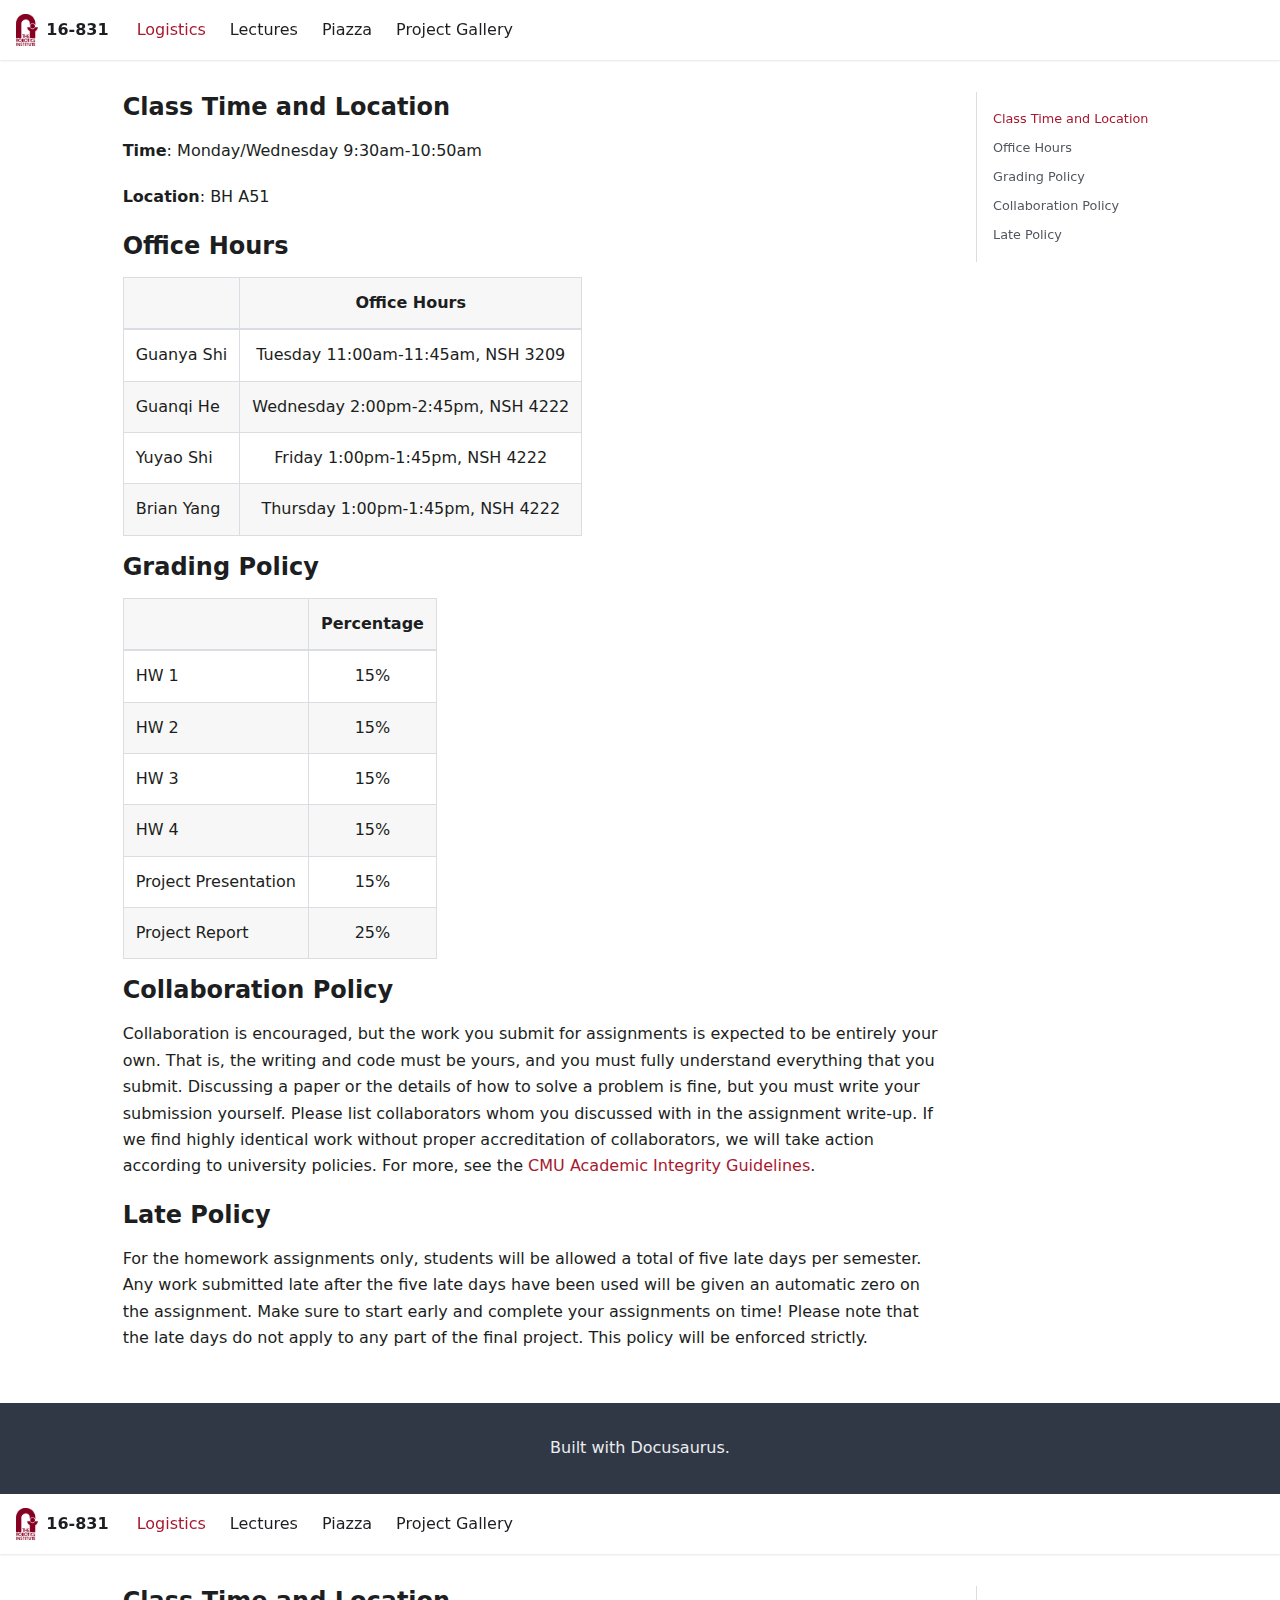
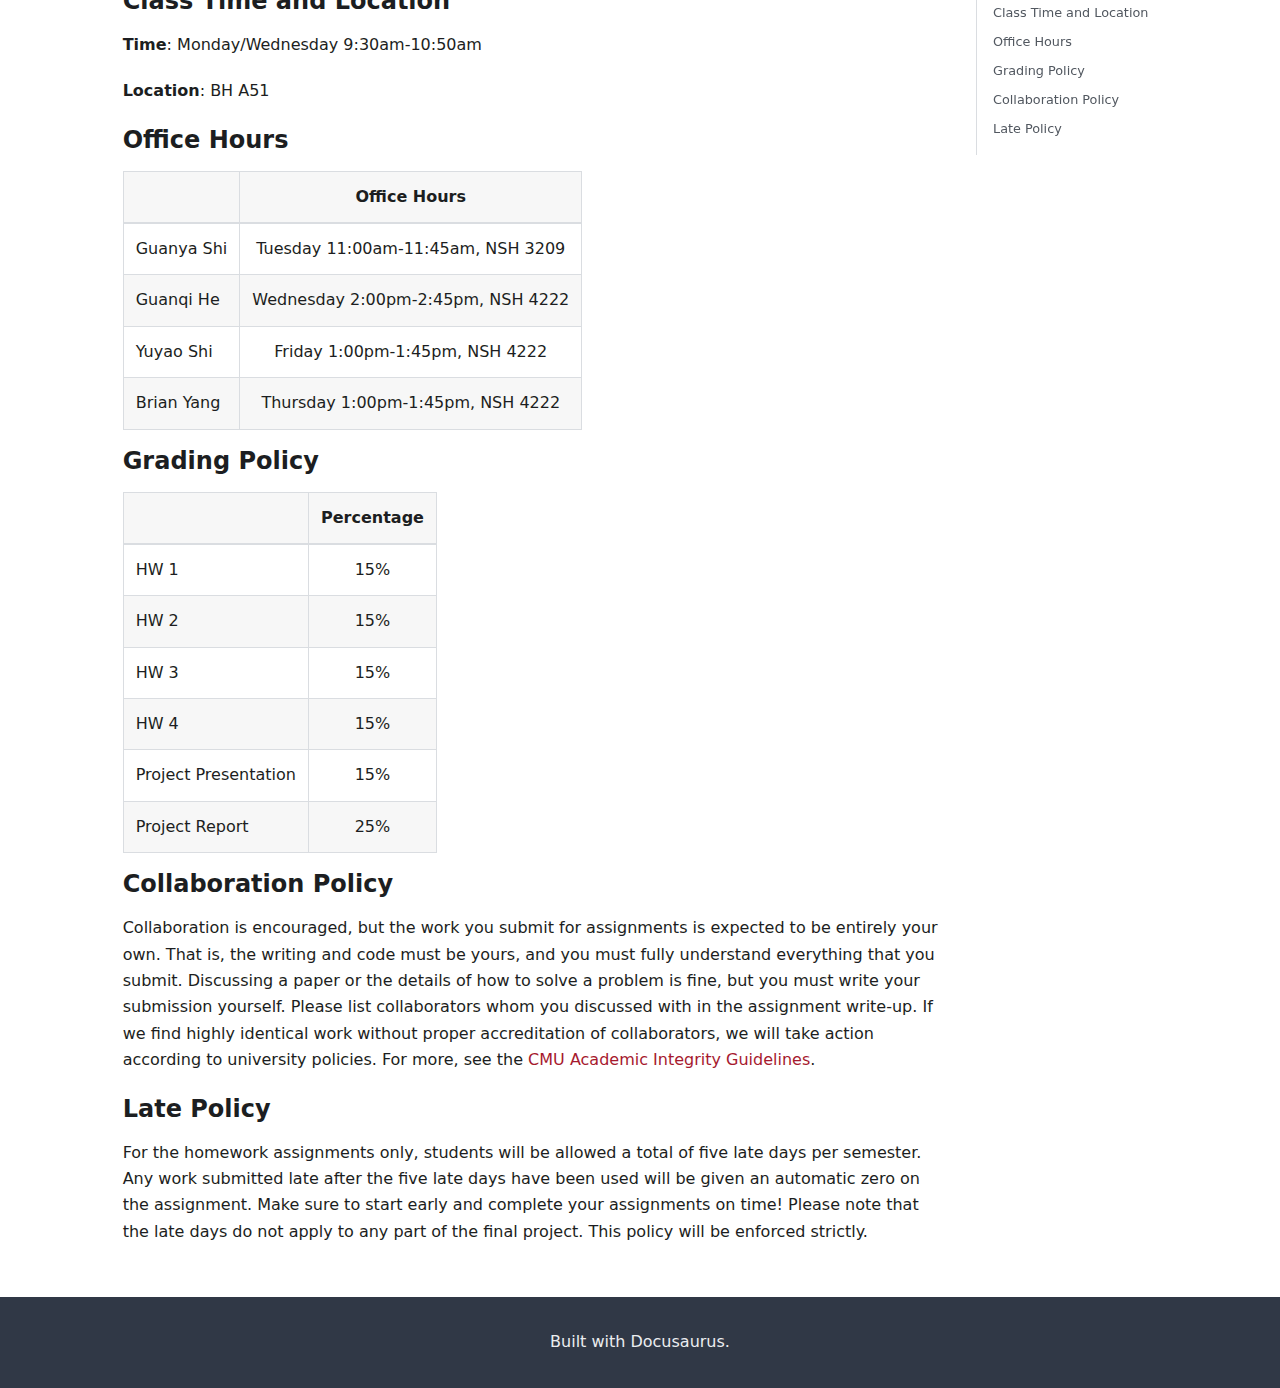
<file: logistics/index.html>
<!doctype html>
<html lang="en" dir="ltr" class="mdx-wrapper mdx-page plugin-pages plugin-id-default" data-has-hydrated="false">
<head>
<meta charset="UTF-8">
<meta name="generator" content="Docusaurus v3.1.0">
<title data-rh="true">Course logistics | Introduction to Robot Learning</title><meta data-rh="true" name="viewport" content="width=device-width,initial-scale=1"><meta data-rh="true" name="twitter:card" content="summary_large_image"><meta data-rh="true" property="og:image" content="https://16-831-s24.github.io/img/ri_logo_jpg.jpg"><meta data-rh="true" name="twitter:image" content="https://16-831-s24.github.io/img/ri_logo_jpg.jpg"><meta data-rh="true" property="og:url" content="https://16-831-s24.github.io/logistics"><meta data-rh="true" property="og:locale" content="en"><meta data-rh="true" name="docusaurus_locale" content="en"><meta data-rh="true" name="docusaurus_tag" content="default"><meta data-rh="true" name="docsearch:language" content="en"><meta data-rh="true" name="docsearch:docusaurus_tag" content="default"><meta data-rh="true" property="og:title" content="Course logistics | Introduction to Robot Learning"><meta data-rh="true" name="description" content="Class Time and Location"><meta data-rh="true" property="og:description" content="Class Time and Location"><link data-rh="true" rel="icon" href="/img/ri_logo_jpg.jpg"><link data-rh="true" rel="canonical" href="https://16-831-s24.github.io/logistics"><link data-rh="true" rel="alternate" href="https://16-831-s24.github.io/logistics" hreflang="en"><link data-rh="true" rel="alternate" href="https://16-831-s24.github.io/logistics" hreflang="x-default"><link rel="stylesheet" href="/assets/css/styles.bd3be2c0.css">
<script src="/assets/js/runtime~main.cacb64cc.js" defer="defer"></script>
<script src="/assets/js/main.f1a4d04b.js" defer="defer"></script>
</head>
<body class="navigation-with-keyboard">
<script>!function(){function t(t){document.documentElement.setAttribute("data-theme",t)}var e=function(){try{return new URLSearchParams(window.location.search).get("docusaurus-theme")}catch(t){}}()||function(){try{return localStorage.getItem("theme")}catch(t){}}();t(null!==e?e:"light")}(),function(){try{const c=new URLSearchParams(window.location.search).entries();for(var[t,e]of c)if(t.startsWith("docusaurus-data-")){var a=t.replace("docusaurus-data-","data-");document.documentElement.setAttribute(a,e)}}catch(t){}}()</script><div id="__docusaurus"><div role="region" aria-label="Skip to main content"><a class="skipToContent_fXgn" href="#__docusaurus_skipToContent_fallback">Skip to main content</a></div><nav aria-label="Main" class="navbar navbar--fixed-top"><div class="navbar__inner"><div class="navbar__items"><button aria-label="Toggle navigation bar" aria-expanded="false" class="navbar__toggle clean-btn" type="button"><svg width="30" height="30" viewBox="0 0 30 30" aria-hidden="true"><path stroke="currentColor" stroke-linecap="round" stroke-miterlimit="10" stroke-width="2" d="M4 7h22M4 15h22M4 23h22"></path></svg></button><a class="navbar__brand" href="/"><div class="navbar__logo"><img src="/img/ri_logo_jpg.jpg" alt="My Site Logo" class="themedComponent_mlkZ themedComponent--light_NVdE"><img src="/img/ri_logo_jpg.jpg" alt="My Site Logo" class="themedComponent_mlkZ themedComponent--dark_xIcU"></div><b class="navbar__title text--truncate">16-831</b></a><a aria-current="page" class="navbar__item navbar__link navbar__link--active" href="/logistics">Logistics</a><a class="navbar__item navbar__link" href="/lectures">Lectures</a><a href="https://piazza.com/class/lr5w7aci7q16j9" target="_blank" rel="noopener noreferrer" class="navbar__item navbar__link">Piazza</a><a class="navbar__item navbar__link" href="/projects">Project Gallery</a></div><div class="navbar__items navbar__items--right"><div class="navbarSearchContainer_Bca1"></div></div></div><div role="presentation" class="navbar-sidebar__backdrop"></div></nav><div id="__docusaurus_skipToContent_fallback" class="main-wrapper mainWrapper_z2l0"><main class="container container--fluid margin-vert--lg"><div class="row mdxPageWrapper_j9I6"><div class="col col--8"><article><h2 class="anchor anchorWithStickyNavbar_LWe7" id="class-time-and-location">Class Time and Location<a href="#class-time-and-location" class="hash-link" aria-label="Direct link to Class Time and Location" title="Direct link to Class Time and Location">​</a></h2>
<p><strong>Time</strong>: Monday/Wednesday 9:30am-10:50am</p>
<p><strong>Location</strong>: BH A51</p>
<h2 class="anchor anchorWithStickyNavbar_LWe7" id="office-hours">Office Hours<a href="#office-hours" class="hash-link" aria-label="Direct link to Office Hours" title="Direct link to Office Hours">​</a></h2>
<table><thead><tr><th></th><th style="text-align:center">Office Hours</th></tr></thead><tbody><tr><td>Guanya Shi</td><td style="text-align:center">Tuesday 11:00am-11:45am, NSH 3209</td></tr><tr><td>Guanqi He</td><td style="text-align:center">Wednesday 2:00pm-2:45pm, NSH 4222</td></tr><tr><td>Yuyao Shi</td><td style="text-align:center">Friday 1:00pm-1:45pm, NSH 4222</td></tr><tr><td>Brian Yang</td><td style="text-align:center">Thursday 1:00pm-1:45pm, NSH 4222</td></tr></tbody></table>
<h2 class="anchor anchorWithStickyNavbar_LWe7" id="grading-policy">Grading Policy<a href="#grading-policy" class="hash-link" aria-label="Direct link to Grading Policy" title="Direct link to Grading Policy">​</a></h2>
<table><thead><tr><th></th><th style="text-align:center">Percentage</th></tr></thead><tbody><tr><td>HW 1</td><td style="text-align:center">15%</td></tr><tr><td>HW 2</td><td style="text-align:center">15%</td></tr><tr><td>HW 3</td><td style="text-align:center">15%</td></tr><tr><td>HW 4</td><td style="text-align:center">15%</td></tr><tr><td>Project Presentation</td><td style="text-align:center">15%</td></tr><tr><td>Project Report</td><td style="text-align:center">25%</td></tr></tbody></table>
<h2 class="anchor anchorWithStickyNavbar_LWe7" id="collaboration-policy">Collaboration Policy<a href="#collaboration-policy" class="hash-link" aria-label="Direct link to Collaboration Policy" title="Direct link to Collaboration Policy">​</a></h2>
<p>Collaboration is encouraged, but the work you submit for assignments is expected to be entirely your own. That is, the writing and code must be yours, and you must fully understand everything that you submit. Discussing a paper or the details of how to solve a problem is fine, but you must write your submission yourself. Please list collaborators whom you discussed with in the assignment write-up. If we find highly identical work without proper accreditation of collaborators, we will take action according to university policies. For more, see the <a href="https://www.cmu.edu/policies/student-and-student-life/academic-integrity.html" target="_blank" rel="noopener noreferrer">CMU Academic Integrity Guidelines</a>.</p>
<h2 class="anchor anchorWithStickyNavbar_LWe7" id="late-policy">Late Policy<a href="#late-policy" class="hash-link" aria-label="Direct link to Late Policy" title="Direct link to Late Policy">​</a></h2>
<p>For the homework assignments only, students will be allowed a total of five late days per semester. Any work submitted late after the five late days have been used will be given an automatic zero on the assignment. Make sure to start early and complete your assignments on time! Please note that the late days do not apply to any part of the final project. This policy will be enforced strictly.</p></article></div><div class="col col--2"><div class="tableOfContents_bqdL thin-scrollbar"><ul class="table-of-contents table-of-contents__left-border"><li><a href="#class-time-and-location" class="table-of-contents__link toc-highlight">Class Time and Location</a></li><li><a href="#office-hours" class="table-of-contents__link toc-highlight">Office Hours</a></li><li><a href="#grading-policy" class="table-of-contents__link toc-highlight">Grading Policy</a></li><li><a href="#collaboration-policy" class="table-of-contents__link toc-highlight">Collaboration Policy</a></li><li><a href="#late-policy" class="table-of-contents__link toc-highlight">Late Policy</a></li></ul></div></div></div></main></div><footer class="footer footer--dark"><div class="container container-fluid"><div class="footer__bottom text--center"><div class="footer__copyright">Built with Docusaurus.</div></div></div></footer></div>
</body>
</html>
</file>
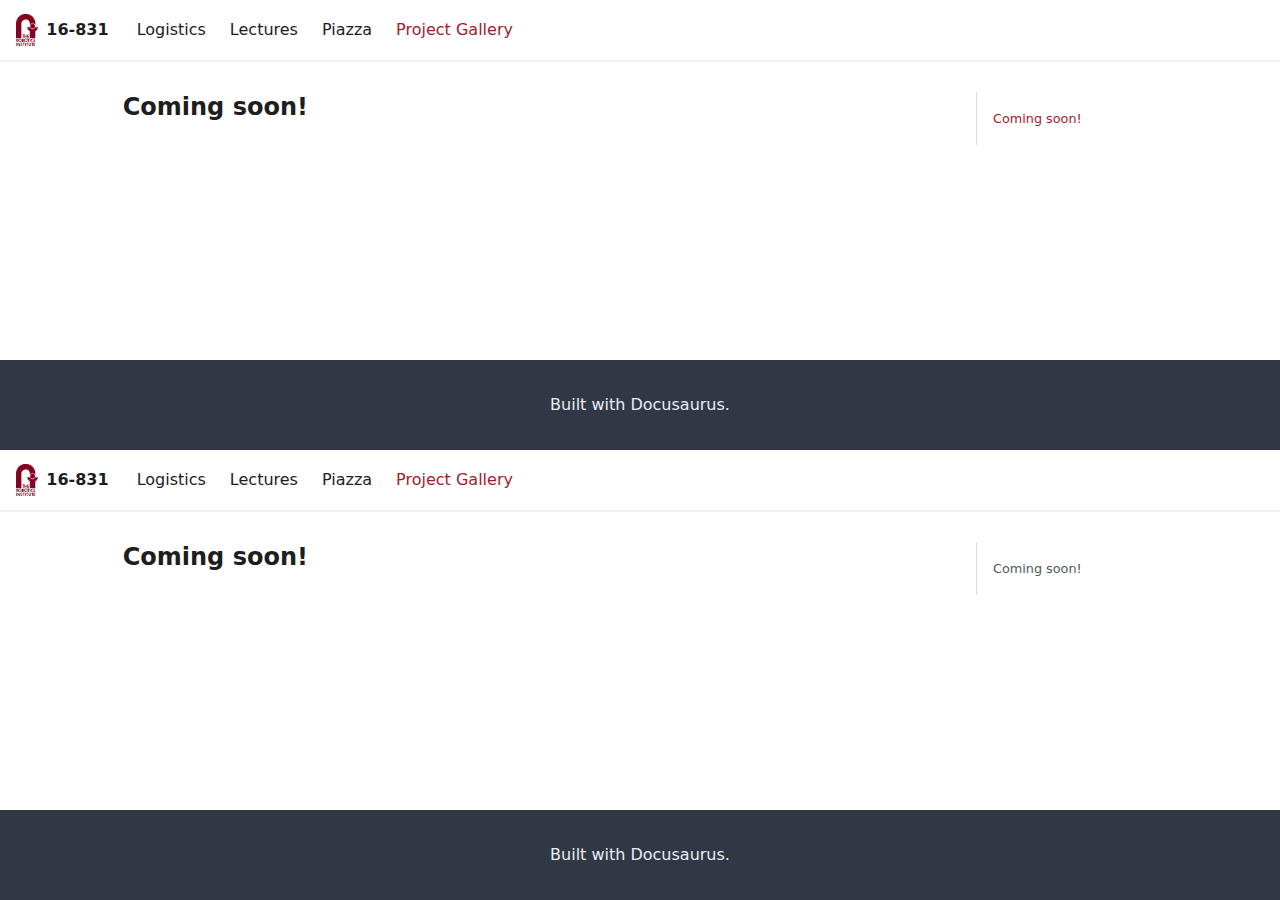
<file: projects/index.html>
<!doctype html>
<html lang="en" dir="ltr" class="mdx-wrapper mdx-page plugin-pages plugin-id-default" data-has-hydrated="false">
<head>
<meta charset="UTF-8">
<meta name="generator" content="Docusaurus v3.1.0">
<title data-rh="true">Project gallery | Introduction to Robot Learning</title><meta data-rh="true" name="viewport" content="width=device-width,initial-scale=1"><meta data-rh="true" name="twitter:card" content="summary_large_image"><meta data-rh="true" property="og:image" content="https://16-831-s24.github.io/img/ri_logo_jpg.jpg"><meta data-rh="true" name="twitter:image" content="https://16-831-s24.github.io/img/ri_logo_jpg.jpg"><meta data-rh="true" property="og:url" content="https://16-831-s24.github.io/projects"><meta data-rh="true" property="og:locale" content="en"><meta data-rh="true" name="docusaurus_locale" content="en"><meta data-rh="true" name="docusaurus_tag" content="default"><meta data-rh="true" name="docsearch:language" content="en"><meta data-rh="true" name="docsearch:docusaurus_tag" content="default"><meta data-rh="true" property="og:title" content="Project gallery | Introduction to Robot Learning"><meta data-rh="true" name="description" content="Coming soon!"><meta data-rh="true" property="og:description" content="Coming soon!"><link data-rh="true" rel="icon" href="/img/ri_logo_jpg.jpg"><link data-rh="true" rel="canonical" href="https://16-831-s24.github.io/projects"><link data-rh="true" rel="alternate" href="https://16-831-s24.github.io/projects" hreflang="en"><link data-rh="true" rel="alternate" href="https://16-831-s24.github.io/projects" hreflang="x-default"><link rel="stylesheet" href="/assets/css/styles.bd3be2c0.css">
<script src="/assets/js/runtime~main.cacb64cc.js" defer="defer"></script>
<script src="/assets/js/main.f1a4d04b.js" defer="defer"></script>
</head>
<body class="navigation-with-keyboard">
<script>!function(){function t(t){document.documentElement.setAttribute("data-theme",t)}var e=function(){try{return new URLSearchParams(window.location.search).get("docusaurus-theme")}catch(t){}}()||function(){try{return localStorage.getItem("theme")}catch(t){}}();t(null!==e?e:"light")}(),function(){try{const c=new URLSearchParams(window.location.search).entries();for(var[t,e]of c)if(t.startsWith("docusaurus-data-")){var a=t.replace("docusaurus-data-","data-");document.documentElement.setAttribute(a,e)}}catch(t){}}()</script><div id="__docusaurus"><div role="region" aria-label="Skip to main content"><a class="skipToContent_fXgn" href="#__docusaurus_skipToContent_fallback">Skip to main content</a></div><nav aria-label="Main" class="navbar navbar--fixed-top"><div class="navbar__inner"><div class="navbar__items"><button aria-label="Toggle navigation bar" aria-expanded="false" class="navbar__toggle clean-btn" type="button"><svg width="30" height="30" viewBox="0 0 30 30" aria-hidden="true"><path stroke="currentColor" stroke-linecap="round" stroke-miterlimit="10" stroke-width="2" d="M4 7h22M4 15h22M4 23h22"></path></svg></button><a class="navbar__brand" href="/"><div class="navbar__logo"><img src="/img/ri_logo_jpg.jpg" alt="My Site Logo" class="themedComponent_mlkZ themedComponent--light_NVdE"><img src="/img/ri_logo_jpg.jpg" alt="My Site Logo" class="themedComponent_mlkZ themedComponent--dark_xIcU"></div><b class="navbar__title text--truncate">16-831</b></a><a class="navbar__item navbar__link" href="/logistics">Logistics</a><a class="navbar__item navbar__link" href="/lectures">Lectures</a><a href="https://piazza.com/class/lr5w7aci7q16j9" target="_blank" rel="noopener noreferrer" class="navbar__item navbar__link">Piazza</a><a aria-current="page" class="navbar__item navbar__link navbar__link--active" href="/projects">Project Gallery</a></div><div class="navbar__items navbar__items--right"><div class="navbarSearchContainer_Bca1"></div></div></div><div role="presentation" class="navbar-sidebar__backdrop"></div></nav><div id="__docusaurus_skipToContent_fallback" class="main-wrapper mainWrapper_z2l0"><main class="container container--fluid margin-vert--lg"><div class="row mdxPageWrapper_j9I6"><div class="col col--8"><article><h2 class="anchor anchorWithStickyNavbar_LWe7" id="coming-soon">Coming soon!<a href="#coming-soon" class="hash-link" aria-label="Direct link to Coming soon!" title="Direct link to Coming soon!">​</a></h2></article></div><div class="col col--2"><div class="tableOfContents_bqdL thin-scrollbar"><ul class="table-of-contents table-of-contents__left-border"><li><a href="#coming-soon" class="table-of-contents__link toc-highlight">Coming soon!</a></li></ul></div></div></div></main></div><footer class="footer footer--dark"><div class="container container-fluid"><div class="footer__bottom text--center"><div class="footer__copyright">Built with Docusaurus.</div></div></div></footer></div>
</body>
</html>
</file>
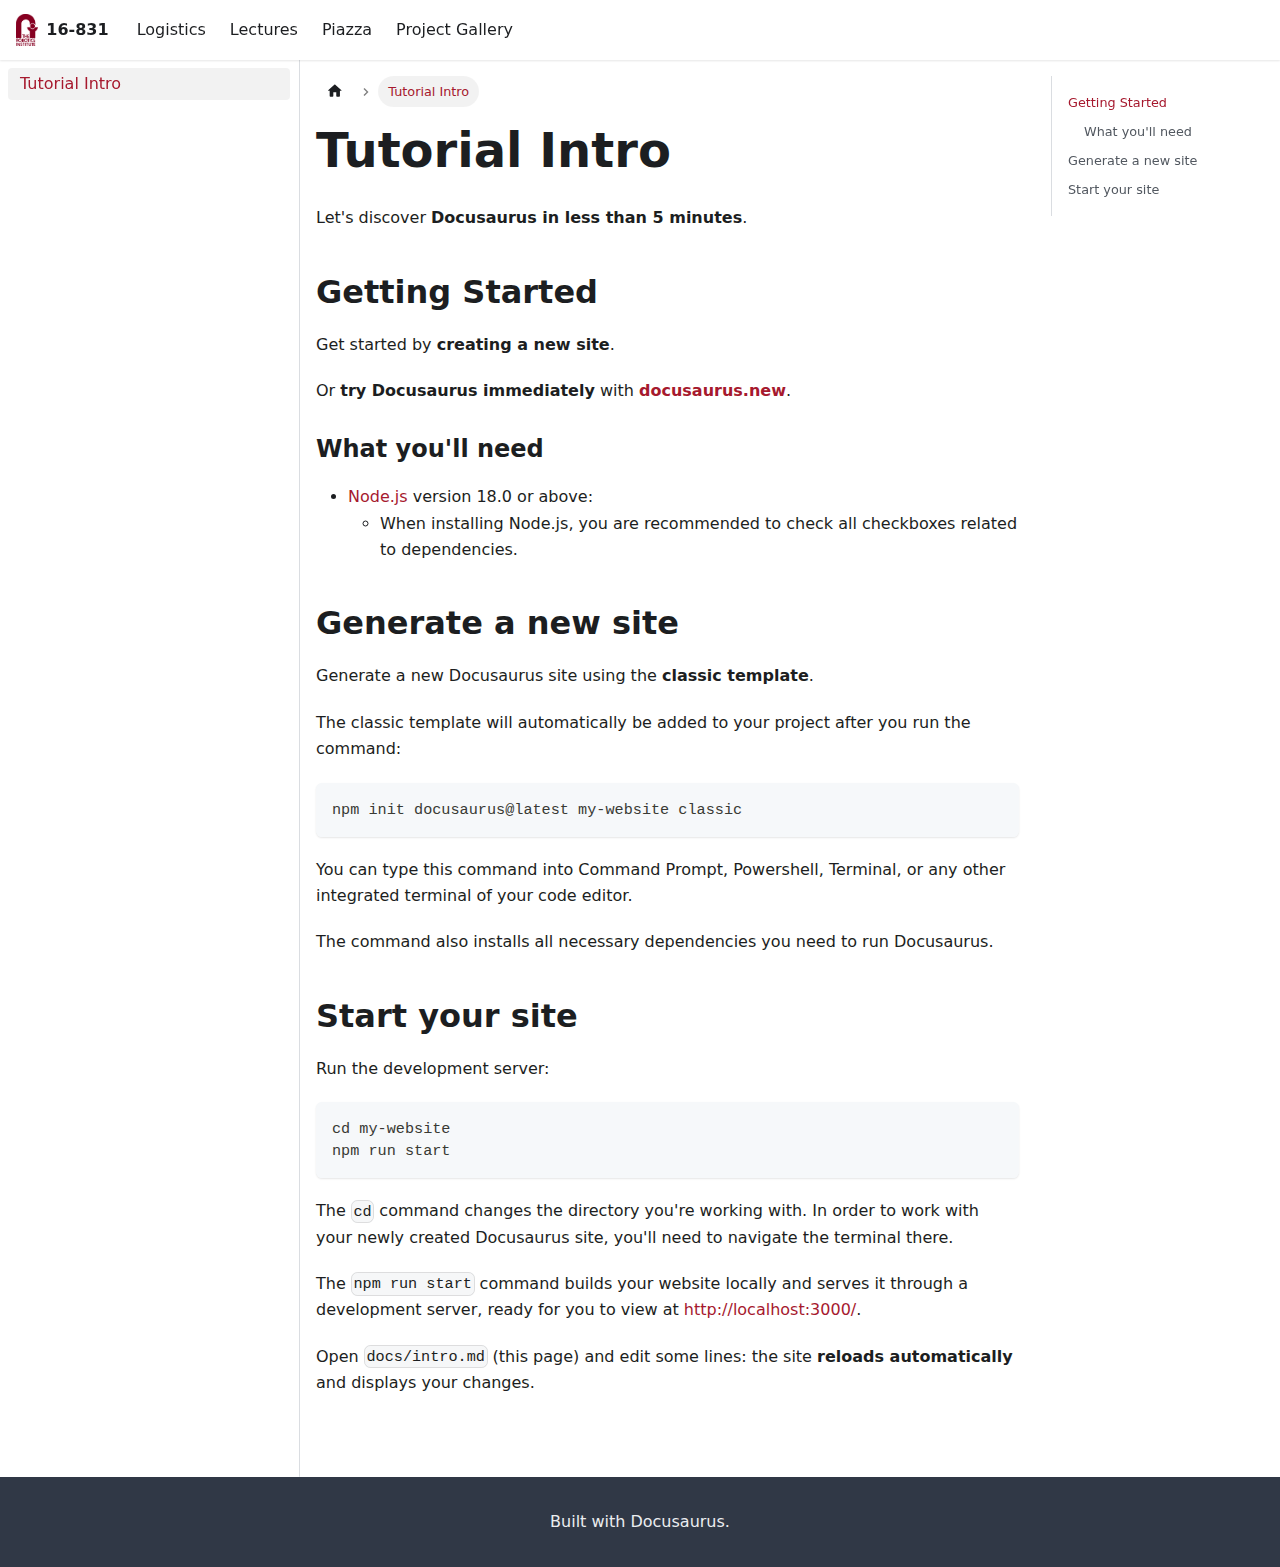
<file: docs/intro/index.html>
<!doctype html>
<html lang="en" dir="ltr" class="docs-wrapper plugin-docs plugin-id-default docs-version-current docs-doc-page docs-doc-id-intro" data-has-hydrated="false">
<head>
<meta charset="UTF-8">
<meta name="generator" content="Docusaurus v3.1.0">
<title data-rh="true">Tutorial Intro | Introduction to Robot Learning</title><meta data-rh="true" name="viewport" content="width=device-width,initial-scale=1"><meta data-rh="true" name="twitter:card" content="summary_large_image"><meta data-rh="true" property="og:image" content="https://16-831-s24.github.io/img/ri_logo_jpg.jpg"><meta data-rh="true" name="twitter:image" content="https://16-831-s24.github.io/img/ri_logo_jpg.jpg"><meta data-rh="true" property="og:url" content="https://16-831-s24.github.io/docs/intro"><meta data-rh="true" property="og:locale" content="en"><meta data-rh="true" name="docusaurus_locale" content="en"><meta data-rh="true" name="docsearch:language" content="en"><meta data-rh="true" name="docusaurus_version" content="current"><meta data-rh="true" name="docusaurus_tag" content="docs-default-current"><meta data-rh="true" name="docsearch:version" content="current"><meta data-rh="true" name="docsearch:docusaurus_tag" content="docs-default-current"><meta data-rh="true" property="og:title" content="Tutorial Intro | Introduction to Robot Learning"><meta data-rh="true" name="description" content="Let&#x27;s discover Docusaurus in less than 5 minutes."><meta data-rh="true" property="og:description" content="Let&#x27;s discover Docusaurus in less than 5 minutes."><link data-rh="true" rel="icon" href="/img/ri_logo_jpg.jpg"><link data-rh="true" rel="canonical" href="https://16-831-s24.github.io/docs/intro"><link data-rh="true" rel="alternate" href="https://16-831-s24.github.io/docs/intro" hreflang="en"><link data-rh="true" rel="alternate" href="https://16-831-s24.github.io/docs/intro" hreflang="x-default"><link rel="stylesheet" href="/assets/css/styles.bd3be2c0.css">
<script src="/assets/js/runtime~main.cacb64cc.js" defer="defer"></script>
<script src="/assets/js/main.f1a4d04b.js" defer="defer"></script>
</head>
<body class="navigation-with-keyboard">
<script>!function(){function t(t){document.documentElement.setAttribute("data-theme",t)}var e=function(){try{return new URLSearchParams(window.location.search).get("docusaurus-theme")}catch(t){}}()||function(){try{return localStorage.getItem("theme")}catch(t){}}();t(null!==e?e:"light")}(),function(){try{const c=new URLSearchParams(window.location.search).entries();for(var[t,e]of c)if(t.startsWith("docusaurus-data-")){var a=t.replace("docusaurus-data-","data-");document.documentElement.setAttribute(a,e)}}catch(t){}}()</script><div id="__docusaurus"><div role="region" aria-label="Skip to main content"><a class="skipToContent_fXgn" href="#__docusaurus_skipToContent_fallback">Skip to main content</a></div><nav aria-label="Main" class="navbar navbar--fixed-top"><div class="navbar__inner"><div class="navbar__items"><button aria-label="Toggle navigation bar" aria-expanded="false" class="navbar__toggle clean-btn" type="button"><svg width="30" height="30" viewBox="0 0 30 30" aria-hidden="true"><path stroke="currentColor" stroke-linecap="round" stroke-miterlimit="10" stroke-width="2" d="M4 7h22M4 15h22M4 23h22"></path></svg></button><a class="navbar__brand" href="/"><div class="navbar__logo"><img src="/img/ri_logo_jpg.jpg" alt="My Site Logo" class="themedComponent_mlkZ themedComponent--light_NVdE"><img src="/img/ri_logo_jpg.jpg" alt="My Site Logo" class="themedComponent_mlkZ themedComponent--dark_xIcU"></div><b class="navbar__title text--truncate">16-831</b></a><a class="navbar__item navbar__link" href="/logistics">Logistics</a><a class="navbar__item navbar__link" href="/lectures">Lectures</a><a href="https://piazza.com/class/lr5w7aci7q16j9" target="_blank" rel="noopener noreferrer" class="navbar__item navbar__link">Piazza</a><a class="navbar__item navbar__link" href="/projects">Project Gallery</a></div><div class="navbar__items navbar__items--right"><div class="navbarSearchContainer_Bca1"></div></div></div><div role="presentation" class="navbar-sidebar__backdrop"></div></nav><div id="__docusaurus_skipToContent_fallback" class="main-wrapper mainWrapper_z2l0"><div class="docsWrapper_hBAB"><button aria-label="Scroll back to top" class="clean-btn theme-back-to-top-button backToTopButton_sjWU" type="button"></button><div class="docRoot_UBD9"><aside class="theme-doc-sidebar-container docSidebarContainer_YfHR"><div class="sidebarViewport_aRkj"><div class="sidebar_njMd"><nav aria-label="Docs sidebar" class="menu thin-scrollbar menu_SIkG"><ul class="theme-doc-sidebar-menu menu__list"><li class="theme-doc-sidebar-item-link theme-doc-sidebar-item-link-level-1 menu__list-item"><a class="menu__link menu__link--active" aria-current="page" href="/docs/intro">Tutorial Intro</a></li></ul></nav></div></div></aside><main class="docMainContainer_TBSr"><div class="container padding-top--md padding-bottom--lg"><div class="row"><div class="col docItemCol_VOVn"><div class="docItemContainer_Djhp"><article><nav class="theme-doc-breadcrumbs breadcrumbsContainer_Z_bl" aria-label="Breadcrumbs"><ul class="breadcrumbs" itemscope="" itemtype="https://schema.org/BreadcrumbList"><li class="breadcrumbs__item"><a aria-label="Home page" class="breadcrumbs__link" href="/"><svg viewBox="0 0 24 24" class="breadcrumbHomeIcon_YNFT"><path d="M10 19v-5h4v5c0 .55.45 1 1 1h3c.55 0 1-.45 1-1v-7h1.7c.46 0 .68-.57.33-.87L12.67 3.6c-.38-.34-.96-.34-1.34 0l-8.36 7.53c-.34.3-.13.87.33.87H5v7c0 .55.45 1 1 1h3c.55 0 1-.45 1-1z" fill="currentColor"></path></svg></a></li><li itemscope="" itemprop="itemListElement" itemtype="https://schema.org/ListItem" class="breadcrumbs__item breadcrumbs__item--active"><span class="breadcrumbs__link" itemprop="name">Tutorial Intro</span><meta itemprop="position" content="1"></li></ul></nav><div class="tocCollapsible_ETCw theme-doc-toc-mobile tocMobile_ITEo"><button type="button" class="clean-btn tocCollapsibleButton_TO0P">On this page</button></div><div class="theme-doc-markdown markdown"><h1>Tutorial Intro</h1>
<p>Let&#x27;s discover <strong>Docusaurus in less than 5 minutes</strong>.</p>
<h2 class="anchor anchorWithStickyNavbar_LWe7" id="getting-started">Getting Started<a href="#getting-started" class="hash-link" aria-label="Direct link to Getting Started" title="Direct link to Getting Started">​</a></h2>
<p>Get started by <strong>creating a new site</strong>.</p>
<p>Or <strong>try Docusaurus immediately</strong> with <strong><a href="https://docusaurus.new" target="_blank" rel="noopener noreferrer">docusaurus.new</a></strong>.</p>
<h3 class="anchor anchorWithStickyNavbar_LWe7" id="what-youll-need">What you&#x27;ll need<a href="#what-youll-need" class="hash-link" aria-label="Direct link to What you&#x27;ll need" title="Direct link to What you&#x27;ll need">​</a></h3>
<ul>
<li><a href="https://nodejs.org/en/download/" target="_blank" rel="noopener noreferrer">Node.js</a> version 18.0 or above:<!-- -->
<ul>
<li>When installing Node.js, you are recommended to check all checkboxes related to dependencies.</li>
</ul>
</li>
</ul>
<h2 class="anchor anchorWithStickyNavbar_LWe7" id="generate-a-new-site">Generate a new site<a href="#generate-a-new-site" class="hash-link" aria-label="Direct link to Generate a new site" title="Direct link to Generate a new site">​</a></h2>
<p>Generate a new Docusaurus site using the <strong>classic template</strong>.</p>
<p>The classic template will automatically be added to your project after you run the command:</p>
<div class="language-bash codeBlockContainer_Ckt0 theme-code-block" style="--prism-color:#393A34;--prism-background-color:#f6f8fa"><div class="codeBlockContent_biex"><pre tabindex="0" class="prism-code language-bash codeBlock_bY9V thin-scrollbar" style="color:#393A34;background-color:#f6f8fa"><code class="codeBlockLines_e6Vv"><span class="token-line" style="color:#393A34"><span class="token plain">npm init docusaurus@latest my-website classic</span><br></span></code></pre><div class="buttonGroup__atx"><button type="button" aria-label="Copy code to clipboard" title="Copy" class="clean-btn"><span class="copyButtonIcons_eSgA" aria-hidden="true"><svg viewBox="0 0 24 24" class="copyButtonIcon_y97N"><path fill="currentColor" d="M19,21H8V7H19M19,5H8A2,2 0 0,0 6,7V21A2,2 0 0,0 8,23H19A2,2 0 0,0 21,21V7A2,2 0 0,0 19,5M16,1H4A2,2 0 0,0 2,3V17H4V3H16V1Z"></path></svg><svg viewBox="0 0 24 24" class="copyButtonSuccessIcon_LjdS"><path fill="currentColor" d="M21,7L9,19L3.5,13.5L4.91,12.09L9,16.17L19.59,5.59L21,7Z"></path></svg></span></button></div></div></div>
<p>You can type this command into Command Prompt, Powershell, Terminal, or any other integrated terminal of your code editor.</p>
<p>The command also installs all necessary dependencies you need to run Docusaurus.</p>
<h2 class="anchor anchorWithStickyNavbar_LWe7" id="start-your-site">Start your site<a href="#start-your-site" class="hash-link" aria-label="Direct link to Start your site" title="Direct link to Start your site">​</a></h2>
<p>Run the development server:</p>
<div class="language-bash codeBlockContainer_Ckt0 theme-code-block" style="--prism-color:#393A34;--prism-background-color:#f6f8fa"><div class="codeBlockContent_biex"><pre tabindex="0" class="prism-code language-bash codeBlock_bY9V thin-scrollbar" style="color:#393A34;background-color:#f6f8fa"><code class="codeBlockLines_e6Vv"><span class="token-line" style="color:#393A34"><span class="token plain">cd my-website</span><br></span><span class="token-line" style="color:#393A34"><span class="token plain">npm run start</span><br></span></code></pre><div class="buttonGroup__atx"><button type="button" aria-label="Copy code to clipboard" title="Copy" class="clean-btn"><span class="copyButtonIcons_eSgA" aria-hidden="true"><svg viewBox="0 0 24 24" class="copyButtonIcon_y97N"><path fill="currentColor" d="M19,21H8V7H19M19,5H8A2,2 0 0,0 6,7V21A2,2 0 0,0 8,23H19A2,2 0 0,0 21,21V7A2,2 0 0,0 19,5M16,1H4A2,2 0 0,0 2,3V17H4V3H16V1Z"></path></svg><svg viewBox="0 0 24 24" class="copyButtonSuccessIcon_LjdS"><path fill="currentColor" d="M21,7L9,19L3.5,13.5L4.91,12.09L9,16.17L19.59,5.59L21,7Z"></path></svg></span></button></div></div></div>
<p>The <code>cd</code> command changes the directory you&#x27;re working with. In order to work with your newly created Docusaurus site, you&#x27;ll need to navigate the terminal there.</p>
<p>The <code>npm run start</code> command builds your website locally and serves it through a development server, ready for you to view at <a href="http://localhost:3000/" target="_blank" rel="noopener noreferrer">http://localhost:3000/</a>.</p>
<p>Open <code>docs/intro.md</code> (this page) and edit some lines: the site <strong>reloads automatically</strong> and displays your changes.</p></div></article><nav class="pagination-nav docusaurus-mt-lg" aria-label="Docs pages"></nav></div></div><div class="col col--3"><div class="tableOfContents_bqdL thin-scrollbar theme-doc-toc-desktop"><ul class="table-of-contents table-of-contents__left-border"><li><a href="#getting-started" class="table-of-contents__link toc-highlight">Getting Started</a><ul><li><a href="#what-youll-need" class="table-of-contents__link toc-highlight">What you&#39;ll need</a></li></ul></li><li><a href="#generate-a-new-site" class="table-of-contents__link toc-highlight">Generate a new site</a></li><li><a href="#start-your-site" class="table-of-contents__link toc-highlight">Start your site</a></li></ul></div></div></div></div></main></div></div></div><footer class="footer footer--dark"><div class="container container-fluid"><div class="footer__bottom text--center"><div class="footer__copyright">Built with Docusaurus.</div></div></div></footer></div>
</body>
</html>
</file>
<file: assets/css/styles.bd3be2c0.css>
.col,.container{padding:0 var(--ifm-spacing-horizontal);width:100%}.markdown>h2,.markdown>h3,.markdown>h4,.markdown>h5,.markdown>h6{margin-bottom:calc(var(--ifm-heading-vertical-rhythm-bottom)*var(--ifm-leading))}.markdown li,body{word-wrap:break-word}body,ol ol,ol ul,ul ol,ul ul{margin:0}pre,table{overflow:auto}blockquote,pre{margin:0 0 var(--ifm-spacing-vertical)}.breadcrumbs__link,.button{transition-timing-function:var(--ifm-transition-timing-default)}.button,code{vertical-align:middle}.button--outline.button--active,.button--outline:active,.button--outline:hover,:root{--ifm-button-color:var(--ifm-font-color-base-inverse)}.menu__link:hover,a{transition:color var(--ifm-transition-fast) var(--ifm-transition-timing-default)}.navbar--dark,:root{--ifm-navbar-link-hover-color:var(--ifm-color-primary)}.menu,.navbar-sidebar{overflow-x:hidden}:root,html[data-theme=dark]{--ifm-color-emphasis-500:var(--ifm-color-gray-500)}.toggleButton_gllP,html{-webkit-tap-highlight-color:transparent}.clean-list,.containsTaskList_mC6p,.details_lb9f>summary,.dropdown__menu,.menu__list{list-style:none}:root{--ifm-color-scheme:light;--ifm-dark-value:10%;--ifm-darker-value:15%;--ifm-darkest-value:30%;--ifm-light-value:15%;--ifm-lighter-value:30%;--ifm-lightest-value:50%;--ifm-contrast-background-value:90%;--ifm-contrast-foreground-value:70%;--ifm-contrast-background-dark-value:70%;--ifm-contrast-foreground-dark-value:90%;--ifm-color-primary:#3578e5;--ifm-color-secondary:#ebedf0;--ifm-color-success:#00a400;--ifm-color-info:#54c7ec;--ifm-color-warning:#ffba00;--ifm-color-danger:#fa383e;--ifm-color-primary-dark:#306cce;--ifm-color-primary-darker:#2d66c3;--ifm-color-primary-darkest:#2554a0;--ifm-color-primary-light:#538ce9;--ifm-color-primary-lighter:#72a1ed;--ifm-color-primary-lightest:#9abcf2;--ifm-color-primary-contrast-background:#ebf2fc;--ifm-color-primary-contrast-foreground:#102445;--ifm-color-secondary-dark:#d4d5d8;--ifm-color-secondary-darker:#c8c9cc;--ifm-color-secondary-darkest:#a4a6a8;--ifm-color-secondary-light:#eef0f2;--ifm-color-secondary-lighter:#f1f2f5;--ifm-color-secondary-lightest:#f5f6f8;--ifm-color-secondary-contrast-background:#fdfdfe;--ifm-color-secondary-contrast-foreground:#474748;--ifm-color-success-dark:#009400;--ifm-color-success-darker:#008b00;--ifm-color-success-darkest:#007300;--ifm-color-success-light:#26b226;--ifm-color-success-lighter:#4dbf4d;--ifm-color-success-lightest:#80d280;--ifm-color-success-contrast-background:#e6f6e6;--ifm-color-success-contrast-foreground:#003100;--ifm-color-info-dark:#4cb3d4;--ifm-color-info-darker:#47a9c9;--ifm-color-info-darkest:#3b8ba5;--ifm-color-info-light:#6ecfef;--ifm-color-info-lighter:#87d8f2;--ifm-color-info-lightest:#aae3f6;--ifm-color-info-contrast-background:#eef9fd;--ifm-color-info-contrast-foreground:#193c47;--ifm-color-warning-dark:#e6a700;--ifm-color-warning-darker:#d99e00;--ifm-color-warning-darkest:#b38200;--ifm-color-warning-light:#ffc426;--ifm-color-warning-lighter:#ffcf4d;--ifm-color-warning-lightest:#ffdd80;--ifm-color-warning-contrast-background:#fff8e6;--ifm-color-warning-contrast-foreground:#4d3800;--ifm-color-danger-dark:#e13238;--ifm-color-danger-darker:#d53035;--ifm-color-danger-darkest:#af272b;--ifm-color-danger-light:#fb565b;--ifm-color-danger-lighter:#fb7478;--ifm-color-danger-lightest:#fd9c9f;--ifm-color-danger-contrast-background:#ffebec;--ifm-color-danger-contrast-foreground:#4b1113;--ifm-color-white:#fff;--ifm-color-black:#000;--ifm-color-gray-0:var(--ifm-color-white);--ifm-color-gray-100:#f5f6f7;--ifm-color-gray-200:#ebedf0;--ifm-color-gray-300:#dadde1;--ifm-color-gray-400:#ccd0d5;--ifm-color-gray-500:#bec3c9;--ifm-color-gray-600:#8d949e;--ifm-color-gray-700:#606770;--ifm-color-gray-800:#444950;--ifm-color-gray-900:#1c1e21;--ifm-color-gray-1000:var(--ifm-color-black);--ifm-color-emphasis-0:var(--ifm-color-gray-0);--ifm-color-emphasis-100:var(--ifm-color-gray-100);--ifm-color-emphasis-200:var(--ifm-color-gray-200);--ifm-color-emphasis-300:var(--ifm-color-gray-300);--ifm-color-emphasis-400:var(--ifm-color-gray-400);--ifm-color-emphasis-600:var(--ifm-color-gray-600);--ifm-color-emphasis-700:var(--ifm-color-gray-700);--ifm-color-emphasis-800:var(--ifm-color-gray-800);--ifm-color-emphasis-900:var(--ifm-color-gray-900);--ifm-color-emphasis-1000:var(--ifm-color-gray-1000);--ifm-color-content:var(--ifm-color-emphasis-900);--ifm-color-content-inverse:var(--ifm-color-emphasis-0);--ifm-color-content-secondary:#525860;--ifm-background-color:#0000;--ifm-background-surface-color:var(--ifm-color-content-inverse);--ifm-global-border-width:1px;--ifm-global-radius:0.4rem;--ifm-hover-overlay:#0000000d;--ifm-font-color-base:var(--ifm-color-content);--ifm-font-color-base-inverse:var(--ifm-color-content-inverse);--ifm-font-color-secondary:var(--ifm-color-content-secondary);--ifm-font-family-base:system-ui,-apple-system,Segoe UI,Roboto,Ubuntu,Cantarell,Noto Sans,sans-serif,BlinkMacSystemFont,"Segoe UI",Helvetica,Arial,sans-serif,"Apple Color Emoji","Segoe UI Emoji","Segoe UI Symbol";--ifm-font-family-monospace:SFMono-Regular,Menlo,Monaco,Consolas,"Liberation Mono","Courier New",monospace;--ifm-font-size-base:100%;--ifm-font-weight-light:300;--ifm-font-weight-normal:400;--ifm-font-weight-semibold:500;--ifm-font-weight-bold:700;--ifm-font-weight-base:var(--ifm-font-weight-normal);--ifm-line-height-base:1.65;--ifm-global-spacing:1rem;--ifm-spacing-vertical:var(--ifm-global-spacing);--ifm-spacing-horizontal:var(--ifm-global-spacing);--ifm-transition-fast:200ms;--ifm-transition-slow:400ms;--ifm-transition-timing-default:cubic-bezier(0.08,0.52,0.52,1);--ifm-global-shadow-lw:0 1px 2px 0 #0000001a;--ifm-global-shadow-md:0 5px 40px #0003;--ifm-global-shadow-tl:0 12px 28px 0 #0003,0 2px 4px 0 #0000001a;--ifm-z-index-dropdown:100;--ifm-z-index-fixed:200;--ifm-z-index-overlay:400;--ifm-container-width:1140px;--ifm-container-width-xl:1320px;--ifm-code-background:#f6f7f8;--ifm-code-border-radius:var(--ifm-global-radius);--ifm-code-font-size:90%;--ifm-code-padding-horizontal:0.1rem;--ifm-code-padding-vertical:0.1rem;--ifm-pre-background:var(--ifm-code-background);--ifm-pre-border-radius:var(--ifm-code-border-radius);--ifm-pre-color:inherit;--ifm-pre-line-height:1.45;--ifm-pre-padding:1rem;--ifm-heading-color:inherit;--ifm-heading-margin-top:0;--ifm-heading-margin-bottom:var(--ifm-spacing-vertical);--ifm-heading-font-family:var(--ifm-font-family-base);--ifm-heading-font-weight:var(--ifm-font-weight-bold);--ifm-heading-line-height:1.25;--ifm-h1-font-size:2rem;--ifm-h2-font-size:1.5rem;--ifm-h3-font-size:1.25rem;--ifm-h4-font-size:1rem;--ifm-h5-font-size:0.875rem;--ifm-h6-font-size:0.85rem;--ifm-image-alignment-padding:1.25rem;--ifm-leading-desktop:1.25;--ifm-leading:calc(var(--ifm-leading-desktop)*1rem);--ifm-list-left-padding:2rem;--ifm-list-margin:1rem;--ifm-list-item-margin:0.25rem;--ifm-list-paragraph-margin:1rem;--ifm-table-cell-padding:0.75rem;--ifm-table-background:#0000;--ifm-table-stripe-background:#00000008;--ifm-table-border-width:1px;--ifm-table-border-color:var(--ifm-color-emphasis-300);--ifm-table-head-background:inherit;--ifm-table-head-color:inherit;--ifm-table-head-font-weight:var(--ifm-font-weight-bold);--ifm-table-cell-color:inherit;--ifm-link-color:var(--ifm-color-primary);--ifm-link-decoration:none;--ifm-link-hover-color:var(--ifm-link-color);--ifm-link-hover-decoration:underline;--ifm-paragraph-margin-bottom:var(--ifm-leading);--ifm-blockquote-font-size:var(--ifm-font-size-base);--ifm-blockquote-border-left-width:2px;--ifm-blockquote-padding-horizontal:var(--ifm-spacing-horizontal);--ifm-blockquote-padding-vertical:0;--ifm-blockquote-shadow:none;--ifm-blockquote-color:var(--ifm-color-emphasis-800);--ifm-blockquote-border-color:var(--ifm-color-emphasis-300);--ifm-hr-background-color:var(--ifm-color-emphasis-500);--ifm-hr-height:1px;--ifm-hr-margin-vertical:1.5rem;--ifm-scrollbar-size:7px;--ifm-scrollbar-track-background-color:#f1f1f1;--ifm-scrollbar-thumb-background-color:silver;--ifm-scrollbar-thumb-hover-background-color:#a7a7a7;--ifm-alert-background-color:inherit;--ifm-alert-border-color:inherit;--ifm-alert-border-radius:var(--ifm-global-radius);--ifm-alert-border-width:0px;--ifm-alert-border-left-width:5px;--ifm-alert-color:var(--ifm-font-color-base);--ifm-alert-padding-horizontal:var(--ifm-spacing-horizontal);--ifm-alert-padding-vertical:var(--ifm-spacing-vertical);--ifm-alert-shadow:var(--ifm-global-shadow-lw);--ifm-avatar-intro-margin:1rem;--ifm-avatar-intro-alignment:inherit;--ifm-avatar-photo-size:3rem;--ifm-badge-background-color:inherit;--ifm-badge-border-color:inherit;--ifm-badge-border-radius:var(--ifm-global-radius);--ifm-badge-border-width:var(--ifm-global-border-width);--ifm-badge-color:var(--ifm-color-white);--ifm-badge-padding-horizontal:calc(var(--ifm-spacing-horizontal)*0.5);--ifm-badge-padding-vertical:calc(var(--ifm-spacing-vertical)*0.25);--ifm-breadcrumb-border-radius:1.5rem;--ifm-breadcrumb-spacing:0.5rem;--ifm-breadcrumb-color-active:var(--ifm-color-primary);--ifm-breadcrumb-item-background-active:var(--ifm-hover-overlay);--ifm-breadcrumb-padding-horizontal:0.8rem;--ifm-breadcrumb-padding-vertical:0.4rem;--ifm-breadcrumb-size-multiplier:1;--ifm-breadcrumb-separator:url('data:image/svg+xml;utf8,<svg xmlns="http://www.w3.org/2000/svg" x="0px" y="0px" viewBox="0 0 256 256"><g><g><polygon points="79.093,0 48.907,30.187 146.72,128 48.907,225.813 79.093,256 207.093,128"/></g></g><g></g><g></g><g></g><g></g><g></g><g></g><g></g><g></g><g></g><g></g><g></g><g></g><g></g><g></g><g></g></svg>');--ifm-breadcrumb-separator-filter:none;--ifm-breadcrumb-separator-size:0.5rem;--ifm-breadcrumb-separator-size-multiplier:1.25;--ifm-button-background-color:inherit;--ifm-button-border-color:var(--ifm-button-background-color);--ifm-button-border-width:var(--ifm-global-border-width);--ifm-button-font-weight:var(--ifm-font-weight-bold);--ifm-button-padding-horizontal:1.5rem;--ifm-button-padding-vertical:0.375rem;--ifm-button-size-multiplier:1;--ifm-button-transition-duration:var(--ifm-transition-fast);--ifm-button-border-radius:calc(var(--ifm-global-radius)*var(--ifm-button-size-multiplier));--ifm-button-group-spacing:2px;--ifm-card-background-color:var(--ifm-background-surface-color);--ifm-card-border-radius:calc(var(--ifm-global-radius)*2);--ifm-card-horizontal-spacing:var(--ifm-global-spacing);--ifm-card-vertical-spacing:var(--ifm-global-spacing);--ifm-toc-border-color:var(--ifm-color-emphasis-300);--ifm-toc-link-color:var(--ifm-color-content-secondary);--ifm-toc-padding-vertical:0.5rem;--ifm-toc-padding-horizontal:0.5rem;--ifm-dropdown-background-color:var(--ifm-background-surface-color);--ifm-dropdown-font-weight:var(--ifm-font-weight-semibold);--ifm-dropdown-link-color:var(--ifm-font-color-base);--ifm-dropdown-hover-background-color:var(--ifm-hover-overlay);--ifm-footer-background-color:var(--ifm-color-emphasis-100);--ifm-footer-color:inherit;--ifm-footer-link-color:var(--ifm-color-emphasis-700);--ifm-footer-link-hover-color:var(--ifm-color-primary);--ifm-footer-link-horizontal-spacing:0.5rem;--ifm-footer-padding-horizontal:calc(var(--ifm-spacing-horizontal)*2);--ifm-footer-padding-vertical:calc(var(--ifm-spacing-vertical)*2);--ifm-footer-title-color:inherit;--ifm-footer-logo-max-width:min(30rem,90vw);--ifm-hero-background-color:var(--ifm-background-surface-color);--ifm-hero-text-color:var(--ifm-color-emphasis-800);--ifm-menu-color:var(--ifm-color-emphasis-700);--ifm-menu-color-active:var(--ifm-color-primary);--ifm-menu-color-background-active:var(--ifm-hover-overlay);--ifm-menu-color-background-hover:var(--ifm-hover-overlay);--ifm-menu-link-padding-horizontal:0.75rem;--ifm-menu-link-padding-vertical:0.375rem;--ifm-menu-link-sublist-icon:url('data:image/svg+xml;utf8,<svg xmlns="http://www.w3.org/2000/svg" width="16px" height="16px" viewBox="0 0 24 24"><path fill="rgba(0,0,0,0.5)" d="M7.41 15.41L12 10.83l4.59 4.58L18 14l-6-6-6 6z"></path></svg>');--ifm-menu-link-sublist-icon-filter:none;--ifm-navbar-background-color:var(--ifm-background-surface-color);--ifm-navbar-height:3.75rem;--ifm-navbar-item-padding-horizontal:0.75rem;--ifm-navbar-item-padding-vertical:0.25rem;--ifm-navbar-link-color:var(--ifm-font-color-base);--ifm-navbar-link-active-color:var(--ifm-link-color);--ifm-navbar-padding-horizontal:var(--ifm-spacing-horizontal);--ifm-navbar-padding-vertical:calc(var(--ifm-spacing-vertical)*0.5);--ifm-navbar-shadow:var(--ifm-global-shadow-lw);--ifm-navbar-search-input-background-color:var(--ifm-color-emphasis-200);--ifm-navbar-search-input-color:var(--ifm-color-emphasis-800);--ifm-navbar-search-input-placeholder-color:var(--ifm-color-emphasis-500);--ifm-navbar-search-input-icon:url('data:image/svg+xml;utf8,<svg fill="currentColor" xmlns="http://www.w3.org/2000/svg" viewBox="0 0 16 16" height="16px" width="16px"><path d="M6.02945,10.20327a4.17382,4.17382,0,1,1,4.17382-4.17382A4.15609,4.15609,0,0,1,6.02945,10.20327Zm9.69195,4.2199L10.8989,9.59979A5.88021,5.88021,0,0,0,12.058,6.02856,6.00467,6.00467,0,1,0,9.59979,10.8989l4.82338,4.82338a.89729.89729,0,0,0,1.29912,0,.89749.89749,0,0,0-.00087-1.29909Z" /></svg>');--ifm-navbar-sidebar-width:83vw;--ifm-pagination-border-radius:var(--ifm-global-radius);--ifm-pagination-color-active:var(--ifm-color-primary);--ifm-pagination-font-size:1rem;--ifm-pagination-item-active-background:var(--ifm-hover-overlay);--ifm-pagination-page-spacing:0.2em;--ifm-pagination-padding-horizontal:calc(var(--ifm-spacing-horizontal)*1);--ifm-pagination-padding-vertical:calc(var(--ifm-spacing-vertical)*0.25);--ifm-pagination-nav-border-radius:var(--ifm-global-radius);--ifm-pagination-nav-color-hover:var(--ifm-color-primary);--ifm-pills-color-active:var(--ifm-color-primary);--ifm-pills-color-background-active:var(--ifm-hover-overlay);--ifm-pills-spacing:0.125rem;--ifm-tabs-color:var(--ifm-font-color-secondary);--ifm-tabs-color-active:var(--ifm-color-primary);--ifm-tabs-color-active-border:var(--ifm-tabs-color-active);--ifm-tabs-padding-horizontal:1rem;--ifm-tabs-padding-vertical:1rem;--docusaurus-progress-bar-color:var(--ifm-color-primary);--ifm-color-primary:#a6192e;--ifm-color-primary-dark:#951729;--ifm-color-primary-darker:#8d1527;--ifm-color-primary-darkest:#741220;--ifm-color-primary-light:#b71c33;--ifm-color-primary-lighter:#bf1d35;--ifm-color-primary-lightest:#d8213c;--ifm-code-font-size:95%;--docusaurus-highlighted-code-line-bg:#0000001a;--docusaurus-announcement-bar-height:auto;--docusaurus-tag-list-border:var(--ifm-color-emphasis-300);--docusaurus-collapse-button-bg:#0000;--docusaurus-collapse-button-bg-hover:#0000001a;--doc-sidebar-width:300px;--doc-sidebar-hidden-width:30px}.badge--danger,.badge--info,.badge--primary,.badge--secondary,.badge--success,.badge--warning{--ifm-badge-border-color:var(--ifm-badge-background-color)}.button--link,.button--outline{--ifm-button-background-color:#0000}*{box-sizing:border-box}html{-webkit-font-smoothing:antialiased;-webkit-text-size-adjust:100%;text-size-adjust:100%;background-color:var(--ifm-background-color);color:var(--ifm-font-color-base);color-scheme:var(--ifm-color-scheme);font:var(--ifm-font-size-base)/var(--ifm-line-height-base) var(--ifm-font-family-base);text-rendering:optimizelegibility}iframe{border:0;color-scheme:auto}.container{margin:0 auto;max-width:var(--ifm-container-width)}.container--fluid{max-width:inherit}.row{display:flex;flex-wrap:wrap;margin:0 calc(var(--ifm-spacing-horizontal)*-1)}.margin-bottom--none,.margin-vert--none,.markdown>:last-child{margin-bottom:0!important}.margin-top--none,.margin-vert--none{margin-top:0!important}.row--no-gutters{margin-left:0;margin-right:0}.margin-horiz--none,.margin-right--none{margin-right:0!important}.row--no-gutters>.col{padding-left:0;padding-right:0}.row--align-top{align-items:flex-start}.row--align-bottom{align-items:flex-end}.menuExternalLink_NmtK,.row--align-center{align-items:center}.row--align-stretch{align-items:stretch}.row--align-baseline{align-items:baseline}.col{--ifm-col-width:100%;flex:1 0;margin-left:0;max-width:var(--ifm-col-width)}.padding-bottom--none,.padding-vert--none{padding-bottom:0!important}.padding-top--none,.padding-vert--none{padding-top:0!important}.padding-horiz--none,.padding-left--none{padding-left:0!important}.padding-horiz--none,.padding-right--none{padding-right:0!important}.col[class*=col--]{flex:0 0 var(--ifm-col-width)}.col--1{--ifm-col-width:8.33333%}.col--offset-1{margin-left:8.33333%}.col--2{--ifm-col-width:16.66667%}.col--offset-2{margin-left:16.66667%}.col--3{--ifm-col-width:25%}.col--offset-3{margin-left:25%}.col--4{--ifm-col-width:33.33333%}.col--offset-4{margin-left:33.33333%}.col--5{--ifm-col-width:41.66667%}.col--offset-5{margin-left:41.66667%}.col--6{--ifm-col-width:50%}.col--offset-6{margin-left:50%}.col--7{--ifm-col-width:58.33333%}.col--offset-7{margin-left:58.33333%}.col--8{--ifm-col-width:66.66667%}.col--offset-8{margin-left:66.66667%}.col--9{--ifm-col-width:75%}.col--offset-9{margin-left:75%}.col--10{--ifm-col-width:83.33333%}.col--offset-10{margin-left:83.33333%}.col--11{--ifm-col-width:91.66667%}.col--offset-11{margin-left:91.66667%}.col--12{--ifm-col-width:100%}.col--offset-12{margin-left:100%}.margin-horiz--none,.margin-left--none{margin-left:0!important}.margin--none{margin:0!important}.margin-bottom--xs,.margin-vert--xs{margin-bottom:.25rem!important}.margin-top--xs,.margin-vert--xs{margin-top:.25rem!important}.margin-horiz--xs,.margin-left--xs{margin-left:.25rem!important}.margin-horiz--xs,.margin-right--xs{margin-right:.25rem!important}.margin--xs{margin:.25rem!important}.margin-bottom--sm,.margin-vert--sm{margin-bottom:.5rem!important}.margin-top--sm,.margin-vert--sm{margin-top:.5rem!important}.margin-horiz--sm,.margin-left--sm{margin-left:.5rem!important}.margin-horiz--sm,.margin-right--sm{margin-right:.5rem!important}.margin--sm{margin:.5rem!important}.margin-bottom--md,.margin-vert--md{margin-bottom:1rem!important}.margin-top--md,.margin-vert--md{margin-top:1rem!important}.margin-horiz--md,.margin-left--md{margin-left:1rem!important}.margin-horiz--md,.margin-right--md{margin-right:1rem!important}.margin--md{margin:1rem!important}.margin-bottom--lg,.margin-vert--lg{margin-bottom:2rem!important}.margin-top--lg,.margin-vert--lg{margin-top:2rem!important}.margin-horiz--lg,.margin-left--lg{margin-left:2rem!important}.margin-horiz--lg,.margin-right--lg{margin-right:2rem!important}.margin--lg{margin:2rem!important}.margin-bottom--xl,.margin-vert--xl{margin-bottom:5rem!important}.margin-top--xl,.margin-vert--xl{margin-top:5rem!important}.margin-horiz--xl,.margin-left--xl{margin-left:5rem!important}.margin-horiz--xl,.margin-right--xl{margin-right:5rem!important}.margin--xl{margin:5rem!important}.padding--none{padding:0!important}.padding-bottom--xs,.padding-vert--xs{padding-bottom:.25rem!important}.padding-top--xs,.padding-vert--xs{padding-top:.25rem!important}.padding-horiz--xs,.padding-left--xs{padding-left:.25rem!important}.padding-horiz--xs,.padding-right--xs{padding-right:.25rem!important}.padding--xs{padding:.25rem!important}.padding-bottom--sm,.padding-vert--sm{padding-bottom:.5rem!important}.padding-top--sm,.padding-vert--sm{padding-top:.5rem!important}.padding-horiz--sm,.padding-left--sm{padding-left:.5rem!important}.padding-horiz--sm,.padding-right--sm{padding-right:.5rem!important}.padding--sm{padding:.5rem!important}.padding-bottom--md,.padding-vert--md{padding-bottom:1rem!important}.padding-top--md,.padding-vert--md{padding-top:1rem!important}.padding-horiz--md,.padding-left--md{padding-left:1rem!important}.padding-horiz--md,.padding-right--md{padding-right:1rem!important}.padding--md{padding:1rem!important}.padding-bottom--lg,.padding-vert--lg{padding-bottom:2rem!important}.padding-top--lg,.padding-vert--lg{padding-top:2rem!important}.padding-horiz--lg,.padding-left--lg{padding-left:2rem!important}.padding-horiz--lg,.padding-right--lg{padding-right:2rem!important}.padding--lg{padding:2rem!important}.padding-bottom--xl,.padding-vert--xl{padding-bottom:5rem!important}.padding-top--xl,.padding-vert--xl{padding-top:5rem!important}.padding-horiz--xl,.padding-left--xl{padding-left:5rem!important}.padding-horiz--xl,.padding-right--xl{padding-right:5rem!important}.padding--xl{padding:5rem!important}code{background-color:var(--ifm-code-background);border:.1rem solid #0000001a;border-radius:var(--ifm-code-border-radius);font-family:var(--ifm-font-family-monospace);font-size:var(--ifm-code-font-size);padding:var(--ifm-code-padding-vertical) var(--ifm-code-padding-horizontal)}a code{color:inherit}pre{background-color:var(--ifm-pre-background);border-radius:var(--ifm-pre-border-radius);color:var(--ifm-pre-color);font:var(--ifm-code-font-size)/var(--ifm-pre-line-height) var(--ifm-font-family-monospace);padding:var(--ifm-pre-padding)}pre code{background-color:initial;border:none;font-size:100%;line-height:inherit;padding:0}kbd{background-color:var(--ifm-color-emphasis-0);border:1px solid var(--ifm-color-emphasis-400);border-radius:.2rem;box-shadow:inset 0 -1px 0 var(--ifm-color-emphasis-400);color:var(--ifm-color-emphasis-800);font:80% var(--ifm-font-family-monospace);padding:.15rem .3rem}h1,h2,h3,h4,h5,h6{color:var(--ifm-heading-color);font-family:var(--ifm-heading-font-family);font-weight:var(--ifm-heading-font-weight);line-height:var(--ifm-heading-line-height);margin:var(--ifm-heading-margin-top) 0 var(--ifm-heading-margin-bottom) 0}h1{font-size:var(--ifm-h1-font-size)}h2{font-size:var(--ifm-h2-font-size)}h3{font-size:var(--ifm-h3-font-size)}h4{font-size:var(--ifm-h4-font-size)}h5{font-size:var(--ifm-h5-font-size)}h6{font-size:var(--ifm-h6-font-size)}img{max-width:100%}img[align=right]{padding-left:var(--image-alignment-padding)}img[align=left]{padding-right:var(--image-alignment-padding)}.markdown{--ifm-h1-vertical-rhythm-top:3;--ifm-h2-vertical-rhythm-top:2;--ifm-h3-vertical-rhythm-top:1.5;--ifm-heading-vertical-rhythm-top:1.25;--ifm-h1-vertical-rhythm-bottom:1.25;--ifm-heading-vertical-rhythm-bottom:1}.markdown:after,.markdown:before{content:"";display:table}.markdown:after{clear:both}.markdown h1:first-child{--ifm-h1-font-size:3rem;margin-bottom:calc(var(--ifm-h1-vertical-rhythm-bottom)*var(--ifm-leading))}.markdown>h2{--ifm-h2-font-size:2rem;margin-top:calc(var(--ifm-h2-vertical-rhythm-top)*var(--ifm-leading))}.markdown>h3{--ifm-h3-font-size:1.5rem;margin-top:calc(var(--ifm-h3-vertical-rhythm-top)*var(--ifm-leading))}.markdown>h4,.markdown>h5,.markdown>h6{margin-top:calc(var(--ifm-heading-vertical-rhythm-top)*var(--ifm-leading))}.markdown>p,.markdown>pre,.markdown>ul{margin-bottom:var(--ifm-leading)}.markdown li>p{margin-top:var(--ifm-list-paragraph-margin)}.markdown li+li{margin-top:var(--ifm-list-item-margin)}ol,ul{margin:0 0 var(--ifm-list-margin);padding-left:var(--ifm-list-left-padding)}ol ol,ul ol{list-style-type:lower-roman}ol ol ol,ol ul ol,ul ol ol,ul ul ol{list-style-type:lower-alpha}table{border-collapse:collapse;display:block;margin-bottom:var(--ifm-spacing-vertical)}table thead tr{border-bottom:2px solid var(--ifm-table-border-color)}table thead,table tr:nth-child(2n){background-color:var(--ifm-table-stripe-background)}table tr{background-color:var(--ifm-table-background);border-top:var(--ifm-table-border-width) solid var(--ifm-table-border-color)}table td,table th{border:var(--ifm-table-border-width) solid var(--ifm-table-border-color);padding:var(--ifm-table-cell-padding)}table th{background-color:var(--ifm-table-head-background);color:var(--ifm-table-head-color);font-weight:var(--ifm-table-head-font-weight)}table td{color:var(--ifm-table-cell-color)}strong{font-weight:var(--ifm-font-weight-bold)}a{color:var(--ifm-link-color);text-decoration:var(--ifm-link-decoration)}a:hover{color:var(--ifm-link-hover-color);text-decoration:var(--ifm-link-hover-decoration)}.button:hover,.text--no-decoration,.text--no-decoration:hover,a:not([href]){text-decoration:none}p{margin:0 0 var(--ifm-paragraph-margin-bottom)}blockquote{border-left:var(--ifm-blockquote-border-left-width) solid var(--ifm-blockquote-border-color);box-shadow:var(--ifm-blockquote-shadow);color:var(--ifm-blockquote-color);font-size:var(--ifm-blockquote-font-size);padding:var(--ifm-blockquote-padding-vertical) var(--ifm-blockquote-padding-horizontal)}blockquote>:first-child{margin-top:0}blockquote>:last-child{margin-bottom:0}hr{background-color:var(--ifm-hr-background-color);border:0;height:var(--ifm-hr-height);margin:var(--ifm-hr-margin-vertical) 0}.shadow--lw{box-shadow:var(--ifm-global-shadow-lw)!important}.shadow--md{box-shadow:var(--ifm-global-shadow-md)!important}.shadow--tl{box-shadow:var(--ifm-global-shadow-tl)!important}.text--primary,.wordWrapButtonEnabled_EoeP .wordWrapButtonIcon_Bwma{color:var(--ifm-color-primary)}.text--secondary{color:var(--ifm-color-secondary)}.text--success{color:var(--ifm-color-success)}.text--info{color:var(--ifm-color-info)}.text--warning{color:var(--ifm-color-warning)}.text--danger{color:var(--ifm-color-danger)}.text--center{text-align:center}.text--left{text-align:left}.text--justify{text-align:justify}.text--right{text-align:right}.text--capitalize{text-transform:capitalize}.text--lowercase{text-transform:lowercase}.admonitionHeading_Gvgb,.alert__heading,.text--uppercase{text-transform:uppercase}.text--light{font-weight:var(--ifm-font-weight-light)}.text--normal{font-weight:var(--ifm-font-weight-normal)}.text--semibold{font-weight:var(--ifm-font-weight-semibold)}.text--bold{font-weight:var(--ifm-font-weight-bold)}.text--italic{font-style:italic}.text--truncate{overflow:hidden;text-overflow:ellipsis;white-space:nowrap}.text--break{word-wrap:break-word!important;word-break:break-word!important}.clean-btn{background:none;border:none;color:inherit;cursor:pointer;font-family:inherit;padding:0}.alert,.alert .close{color:var(--ifm-alert-foreground-color)}.clean-list{padding-left:0}.alert--primary{--ifm-alert-background-color:var(--ifm-color-primary-contrast-background);--ifm-alert-background-color-highlight:#3578e526;--ifm-alert-foreground-color:var(--ifm-color-primary-contrast-foreground);--ifm-alert-border-color:var(--ifm-color-primary-dark)}.alert--secondary{--ifm-alert-background-color:var(--ifm-color-secondary-contrast-background);--ifm-alert-background-color-highlight:#ebedf026;--ifm-alert-foreground-color:var(--ifm-color-secondary-contrast-foreground);--ifm-alert-border-color:var(--ifm-color-secondary-dark)}.alert--success{--ifm-alert-background-color:var(--ifm-color-success-contrast-background);--ifm-alert-background-color-highlight:#00a40026;--ifm-alert-foreground-color:var(--ifm-color-success-contrast-foreground);--ifm-alert-border-color:var(--ifm-color-success-dark)}.alert--info{--ifm-alert-background-color:var(--ifm-color-info-contrast-background);--ifm-alert-background-color-highlight:#54c7ec26;--ifm-alert-foreground-color:var(--ifm-color-info-contrast-foreground);--ifm-alert-border-color:var(--ifm-color-info-dark)}.alert--warning{--ifm-alert-background-color:var(--ifm-color-warning-contrast-background);--ifm-alert-background-color-highlight:#ffba0026;--ifm-alert-foreground-color:var(--ifm-color-warning-contrast-foreground);--ifm-alert-border-color:var(--ifm-color-warning-dark)}.alert--danger{--ifm-alert-background-color:var(--ifm-color-danger-contrast-background);--ifm-alert-background-color-highlight:#fa383e26;--ifm-alert-foreground-color:var(--ifm-color-danger-contrast-foreground);--ifm-alert-border-color:var(--ifm-color-danger-dark)}.alert{--ifm-code-background:var(--ifm-alert-background-color-highlight);--ifm-link-color:var(--ifm-alert-foreground-color);--ifm-link-hover-color:var(--ifm-alert-foreground-color);--ifm-link-decoration:underline;--ifm-tabs-color:var(--ifm-alert-foreground-color);--ifm-tabs-color-active:var(--ifm-alert-foreground-color);--ifm-tabs-color-active-border:var(--ifm-alert-border-color);background-color:var(--ifm-alert-background-color);border:var(--ifm-alert-border-width) solid var(--ifm-alert-border-color);border-left-width:var(--ifm-alert-border-left-width);border-radius:var(--ifm-alert-border-radius);box-shadow:var(--ifm-alert-shadow);padding:var(--ifm-alert-padding-vertical) var(--ifm-alert-padding-horizontal)}.alert__heading{align-items:center;display:flex;font:700 var(--ifm-h5-font-size)/var(--ifm-heading-line-height) var(--ifm-heading-font-family);margin-bottom:.5rem}.alert__icon{display:inline-flex;margin-right:.4em}.alert__icon svg{fill:var(--ifm-alert-foreground-color);stroke:var(--ifm-alert-foreground-color);stroke-width:0}.alert .close{margin:calc(var(--ifm-alert-padding-vertical)*-1) calc(var(--ifm-alert-padding-horizontal)*-1) 0 0;opacity:.75}.alert .close:focus,.alert .close:hover{opacity:1}.alert a{text-decoration-color:var(--ifm-alert-border-color)}.alert a:hover{text-decoration-thickness:2px}.avatar{column-gap:var(--ifm-avatar-intro-margin);display:flex}.avatar__photo{border-radius:50%;display:block;height:var(--ifm-avatar-photo-size);overflow:hidden;width:var(--ifm-avatar-photo-size)}.card--full-height,.navbar__logo img,body,html{height:100%}.avatar__photo--sm{--ifm-avatar-photo-size:2rem}.avatar__photo--lg{--ifm-avatar-photo-size:4rem}.avatar__photo--xl{--ifm-avatar-photo-size:6rem}.avatar__intro{display:flex;flex:1 1;flex-direction:column;justify-content:center;text-align:var(--ifm-avatar-intro-alignment)}.badge,.breadcrumbs__item,.breadcrumbs__link,.button,.dropdown>.navbar__link:after{display:inline-block}.avatar__name{font:700 var(--ifm-h4-font-size)/var(--ifm-heading-line-height) var(--ifm-font-family-base)}.avatar__subtitle{margin-top:.25rem}.avatar--vertical{--ifm-avatar-intro-alignment:center;--ifm-avatar-intro-margin:0.5rem;align-items:center;flex-direction:column}.badge{background-color:var(--ifm-badge-background-color);border:var(--ifm-badge-border-width) solid var(--ifm-badge-border-color);border-radius:var(--ifm-badge-border-radius);color:var(--ifm-badge-color);font-size:75%;font-weight:var(--ifm-font-weight-bold);line-height:1;padding:var(--ifm-badge-padding-vertical) var(--ifm-badge-padding-horizontal)}.badge--primary{--ifm-badge-background-color:var(--ifm-color-primary)}.badge--secondary{--ifm-badge-background-color:var(--ifm-color-secondary);color:var(--ifm-color-black)}.breadcrumbs__link,.button.button--secondary.button--outline:not(.button--active):not(:hover){color:var(--ifm-font-color-base)}.badge--success{--ifm-badge-background-color:var(--ifm-color-success)}.badge--info{--ifm-badge-background-color:var(--ifm-color-info)}.badge--warning{--ifm-badge-background-color:var(--ifm-color-warning)}.badge--danger{--ifm-badge-background-color:var(--ifm-color-danger)}.breadcrumbs{margin-bottom:0;padding-left:0}.breadcrumbs__item:not(:last-child):after{background:var(--ifm-breadcrumb-separator) center;content:" ";display:inline-block;filter:var(--ifm-breadcrumb-separator-filter);height:calc(var(--ifm-breadcrumb-separator-size)*var(--ifm-breadcrumb-size-multiplier)*var(--ifm-breadcrumb-separator-size-multiplier));margin:0 var(--ifm-breadcrumb-spacing);opacity:.5;width:calc(var(--ifm-breadcrumb-separator-size)*var(--ifm-breadcrumb-size-multiplier)*var(--ifm-breadcrumb-separator-size-multiplier))}.breadcrumbs__item--active .breadcrumbs__link{background:var(--ifm-breadcrumb-item-background-active);color:var(--ifm-breadcrumb-color-active)}.breadcrumbs__link{border-radius:var(--ifm-breadcrumb-border-radius);font-size:calc(1rem*var(--ifm-breadcrumb-size-multiplier));padding:calc(var(--ifm-breadcrumb-padding-vertical)*var(--ifm-breadcrumb-size-multiplier)) calc(var(--ifm-breadcrumb-padding-horizontal)*var(--ifm-breadcrumb-size-multiplier));transition-duration:var(--ifm-transition-fast);transition-property:background,color}.breadcrumbs__link:any-link:hover,.breadcrumbs__link:link:hover,.breadcrumbs__link:visited:hover,area[href].breadcrumbs__link:hover{background:var(--ifm-breadcrumb-item-background-active);text-decoration:none}.breadcrumbs--sm{--ifm-breadcrumb-size-multiplier:0.8}.breadcrumbs--lg{--ifm-breadcrumb-size-multiplier:1.2}.button{background-color:var(--ifm-button-background-color);border:var(--ifm-button-border-width) solid var(--ifm-button-border-color);border-radius:var(--ifm-button-border-radius);cursor:pointer;font-size:calc(.875rem*var(--ifm-button-size-multiplier));font-weight:var(--ifm-button-font-weight);line-height:1.5;padding:calc(var(--ifm-button-padding-vertical)*var(--ifm-button-size-multiplier)) calc(var(--ifm-button-padding-horizontal)*var(--ifm-button-size-multiplier));text-align:center;transition-duration:var(--ifm-button-transition-duration);transition-property:color,background,border-color;-webkit-user-select:none;user-select:none;white-space:nowrap}.button,.button:hover{color:var(--ifm-button-color)}.button--outline{--ifm-button-color:var(--ifm-button-border-color)}.button--outline:hover{--ifm-button-background-color:var(--ifm-button-border-color)}.button--link{--ifm-button-border-color:#0000;color:var(--ifm-link-color);text-decoration:var(--ifm-link-decoration)}.button--link.button--active,.button--link:active,.button--link:hover{color:var(--ifm-link-hover-color);text-decoration:var(--ifm-link-hover-decoration)}.button.disabled,.button:disabled,.button[disabled]{opacity:.65;pointer-events:none}.button--sm{--ifm-button-size-multiplier:0.8}.button--lg{--ifm-button-size-multiplier:1.35}.button--block{display:block;width:100%}.button.button--secondary{color:var(--ifm-color-gray-900)}:where(.button--primary){--ifm-button-background-color:var(--ifm-color-primary);--ifm-button-border-color:var(--ifm-color-primary)}:where(.button--primary):not(.button--outline):hover{--ifm-button-background-color:var(--ifm-color-primary-dark);--ifm-button-border-color:var(--ifm-color-primary-dark)}.button--primary.button--active,.button--primary:active{--ifm-button-background-color:var(--ifm-color-primary-darker);--ifm-button-border-color:var(--ifm-color-primary-darker)}:where(.button--secondary){--ifm-button-background-color:var(--ifm-color-secondary);--ifm-button-border-color:var(--ifm-color-secondary)}:where(.button--secondary):not(.button--outline):hover{--ifm-button-background-color:var(--ifm-color-secondary-dark);--ifm-button-border-color:var(--ifm-color-secondary-dark)}.button--secondary.button--active,.button--secondary:active{--ifm-button-background-color:var(--ifm-color-secondary-darker);--ifm-button-border-color:var(--ifm-color-secondary-darker)}:where(.button--success){--ifm-button-background-color:var(--ifm-color-success);--ifm-button-border-color:var(--ifm-color-success)}:where(.button--success):not(.button--outline):hover{--ifm-button-background-color:var(--ifm-color-success-dark);--ifm-button-border-color:var(--ifm-color-success-dark)}.button--success.button--active,.button--success:active{--ifm-button-background-color:var(--ifm-color-success-darker);--ifm-button-border-color:var(--ifm-color-success-darker)}:where(.button--info){--ifm-button-background-color:var(--ifm-color-info);--ifm-button-border-color:var(--ifm-color-info)}:where(.button--info):not(.button--outline):hover{--ifm-button-background-color:var(--ifm-color-info-dark);--ifm-button-border-color:var(--ifm-color-info-dark)}.button--info.button--active,.button--info:active{--ifm-button-background-color:var(--ifm-color-info-darker);--ifm-button-border-color:var(--ifm-color-info-darker)}:where(.button--warning){--ifm-button-background-color:var(--ifm-color-warning);--ifm-button-border-color:var(--ifm-color-warning)}:where(.button--warning):not(.button--outline):hover{--ifm-button-background-color:var(--ifm-color-warning-dark);--ifm-button-border-color:var(--ifm-color-warning-dark)}.button--warning.button--active,.button--warning:active{--ifm-button-background-color:var(--ifm-color-warning-darker);--ifm-button-border-color:var(--ifm-color-warning-darker)}:where(.button--danger){--ifm-button-background-color:var(--ifm-color-danger);--ifm-button-border-color:var(--ifm-color-danger)}:where(.button--danger):not(.button--outline):hover{--ifm-button-background-color:var(--ifm-color-danger-dark);--ifm-button-border-color:var(--ifm-color-danger-dark)}.button--danger.button--active,.button--danger:active{--ifm-button-background-color:var(--ifm-color-danger-darker);--ifm-button-border-color:var(--ifm-color-danger-darker)}.button-group{display:inline-flex;gap:var(--ifm-button-group-spacing)}.button-group>.button:not(:first-child){border-bottom-left-radius:0;border-top-left-radius:0}.button-group>.button:not(:last-child){border-bottom-right-radius:0;border-top-right-radius:0}.button-group--block{display:flex;justify-content:stretch}.button-group--block>.button{flex-grow:1}.card{background-color:var(--ifm-card-background-color);border-radius:var(--ifm-card-border-radius);box-shadow:var(--ifm-global-shadow-lw);display:flex;flex-direction:column;overflow:hidden}.card__image{padding-top:var(--ifm-card-vertical-spacing)}.card__image:first-child{padding-top:0}.card__body,.card__footer,.card__header{padding:var(--ifm-card-vertical-spacing) var(--ifm-card-horizontal-spacing)}.card__body:not(:last-child),.card__footer:not(:last-child),.card__header:not(:last-child){padding-bottom:0}.card__body>:last-child,.card__footer>:last-child,.card__header>:last-child{margin-bottom:0}.card__footer{margin-top:auto}.table-of-contents{font-size:.8rem;margin-bottom:0;padding:var(--ifm-toc-padding-vertical) 0}.table-of-contents,.table-of-contents ul{list-style:none;padding-left:var(--ifm-toc-padding-horizontal)}.table-of-contents li{margin:var(--ifm-toc-padding-vertical) var(--ifm-toc-padding-horizontal)}.table-of-contents__left-border{border-left:1px solid var(--ifm-toc-border-color)}.table-of-contents__link{color:var(--ifm-toc-link-color);display:block}.table-of-contents__link--active,.table-of-contents__link--active code,.table-of-contents__link:hover,.table-of-contents__link:hover code{color:var(--ifm-color-primary);text-decoration:none}.close{color:var(--ifm-color-black);float:right;font-size:1.5rem;font-weight:var(--ifm-font-weight-bold);line-height:1;opacity:.5;padding:1rem;transition:opacity var(--ifm-transition-fast) var(--ifm-transition-timing-default)}.close:hover{opacity:.7}.close:focus,.theme-code-block-highlighted-line .codeLineNumber_Tfdd:before{opacity:.8}.dropdown{display:inline-flex;font-weight:var(--ifm-dropdown-font-weight);position:relative;vertical-align:top}.dropdown--hoverable:hover .dropdown__menu,.dropdown--show .dropdown__menu{opacity:1;pointer-events:all;transform:translateY(-1px);visibility:visible}#nprogress,.dropdown__menu,.navbar__item.dropdown .navbar__link:not([href]){pointer-events:none}.dropdown--right .dropdown__menu{left:inherit;right:0}.dropdown--nocaret .navbar__link:after{content:none!important}.dropdown__menu{background-color:var(--ifm-dropdown-background-color);border-radius:var(--ifm-global-radius);box-shadow:var(--ifm-global-shadow-md);left:0;max-height:80vh;min-width:10rem;opacity:0;overflow-y:auto;padding:.5rem;position:absolute;top:calc(100% - var(--ifm-navbar-item-padding-vertical) + .3rem);transform:translateY(-.625rem);transition-duration:var(--ifm-transition-fast);transition-property:opacity,transform,visibility;transition-timing-function:var(--ifm-transition-timing-default);visibility:hidden;z-index:var(--ifm-z-index-dropdown)}.menu__caret,.menu__link,.menu__list-item-collapsible{border-radius:.25rem;transition:background var(--ifm-transition-fast) var(--ifm-transition-timing-default)}.dropdown__link{border-radius:.25rem;color:var(--ifm-dropdown-link-color);display:block;font-size:.875rem;margin-top:.2rem;padding:.25rem .5rem;white-space:nowrap}.dropdown__link--active,.dropdown__link:hover{background-color:var(--ifm-dropdown-hover-background-color);color:var(--ifm-dropdown-link-color);text-decoration:none}.dropdown__link--active,.dropdown__link--active:hover{--ifm-dropdown-link-color:var(--ifm-link-color)}.dropdown>.navbar__link:after{border-color:currentcolor #0000;border-style:solid;border-width:.4em .4em 0;content:"";margin-left:.3em;position:relative;top:2px;transform:translateY(-50%)}.footer{background-color:var(--ifm-footer-background-color);color:var(--ifm-footer-color);padding:var(--ifm-footer-padding-vertical) var(--ifm-footer-padding-horizontal)}.footer--dark{--ifm-footer-background-color:#303846;--ifm-footer-color:var(--ifm-footer-link-color);--ifm-footer-link-color:var(--ifm-color-secondary);--ifm-footer-title-color:var(--ifm-color-white)}.footer__links{margin-bottom:1rem}.footer__link-item{color:var(--ifm-footer-link-color);line-height:2}.footer__link-item:hover{color:var(--ifm-footer-link-hover-color)}.footer__link-separator{margin:0 var(--ifm-footer-link-horizontal-spacing)}.footer__logo{margin-top:1rem;max-width:var(--ifm-footer-logo-max-width)}.footer__title{color:var(--ifm-footer-title-color);font:700 var(--ifm-h4-font-size)/var(--ifm-heading-line-height) var(--ifm-font-family-base);margin-bottom:var(--ifm-heading-margin-bottom)}.menu,.navbar__link{font-weight:var(--ifm-font-weight-semibold)}.docItemContainer_Djhp article>:first-child,.docItemContainer_Djhp header+*,.footer__item{margin-top:0}.admonitionContent_BuS1>:last-child,.collapsibleContent_i85q p:last-child,.details_lb9f>summary>p:last-child,.footer__items{margin-bottom:0}.codeBlockStandalone_MEMb,[type=checkbox]{padding:0}.hero{align-items:center;background-color:var(--ifm-hero-background-color);color:var(--ifm-hero-text-color);display:flex;padding:4rem 2rem}.hero--primary{--ifm-hero-background-color:var(--ifm-color-primary);--ifm-hero-text-color:var(--ifm-font-color-base-inverse)}.hero--dark{--ifm-hero-background-color:#303846;--ifm-hero-text-color:var(--ifm-color-white)}.hero__title{font-size:3rem}.hero__subtitle{font-size:1.5rem}.menu__list{margin:0;padding-left:0}.menu__caret,.menu__link{padding:var(--ifm-menu-link-padding-vertical) var(--ifm-menu-link-padding-horizontal)}.menu__list .menu__list{flex:0 0 100%;margin-top:.25rem;padding-left:var(--ifm-menu-link-padding-horizontal)}.menu__list-item:not(:first-child){margin-top:.25rem}.menu__list-item--collapsed .menu__list{height:0;overflow:hidden}.details_lb9f[data-collapsed=false].isBrowser_bmU9>summary:before,.details_lb9f[open]:not(.isBrowser_bmU9)>summary:before,.menu__list-item--collapsed .menu__caret:before,.menu__list-item--collapsed .menu__link--sublist:after{transform:rotate(90deg)}.menu__list-item-collapsible{display:flex;flex-wrap:wrap;position:relative}.menu__caret:hover,.menu__link:hover,.menu__list-item-collapsible--active,.menu__list-item-collapsible:hover{background:var(--ifm-menu-color-background-hover)}.menu__list-item-collapsible .menu__link--active,.menu__list-item-collapsible .menu__link:hover{background:none!important}.menu__caret,.menu__link{align-items:center;display:flex}.menu__link{color:var(--ifm-menu-color);flex:1;line-height:1.25}.menu__link:hover{color:var(--ifm-menu-color);text-decoration:none}.menu__caret:before,.menu__link--sublist-caret:after{content:"";height:1.25rem;transform:rotate(180deg);transition:transform var(--ifm-transition-fast) linear;width:1.25rem;filter:var(--ifm-menu-link-sublist-icon-filter)}.menu__link--sublist-caret:after{background:var(--ifm-menu-link-sublist-icon) 50%/2rem 2rem;margin-left:auto;min-width:1.25rem}.menu__link--active,.menu__link--active:hover{color:var(--ifm-menu-color-active)}.navbar__brand,.navbar__link{color:var(--ifm-navbar-link-color)}.menu__link--active:not(.menu__link--sublist){background-color:var(--ifm-menu-color-background-active)}.menu__caret:before{background:var(--ifm-menu-link-sublist-icon) 50%/2rem 2rem}.navbar--dark,html[data-theme=dark]{--ifm-menu-link-sublist-icon-filter:invert(100%) sepia(94%) saturate(17%) hue-rotate(223deg) brightness(104%) contrast(98%)}.navbar{background-color:var(--ifm-navbar-background-color);box-shadow:var(--ifm-navbar-shadow);height:var(--ifm-navbar-height);padding:var(--ifm-navbar-padding-vertical) var(--ifm-navbar-padding-horizontal)}.navbar,.navbar>.container,.navbar>.container-fluid{display:flex}.navbar--fixed-top{position:sticky;top:0;z-index:var(--ifm-z-index-fixed)}.navbar-sidebar,.navbar-sidebar__backdrop{bottom:0;opacity:0;position:fixed;transition-duration:var(--ifm-transition-fast);transition-timing-function:ease-in-out;left:0;top:0;visibility:hidden}.navbar__inner{display:flex;flex-wrap:wrap;justify-content:space-between;width:100%}.navbar__brand{align-items:center;display:flex;margin-right:1rem;min-width:0}.navbar__brand:hover{color:var(--ifm-navbar-link-hover-color);text-decoration:none}.announcementBarContent_xLdY,.navbar__title{flex:1 1 auto}.navbar__toggle{display:none;margin-right:.5rem}.navbar__logo{flex:0 0 auto;height:2rem;margin-right:.5rem}.navbar__items{align-items:center;display:flex;flex:1;min-width:0}.navbar__items--center{flex:0 0 auto}.navbar__items--center .navbar__brand{margin:0}.navbar__items--center+.navbar__items--right{flex:1}.navbar__items--right{flex:0 0 auto;justify-content:flex-end}.navbar__items--right>:last-child{padding-right:0}.navbar__item{display:inline-block;padding:var(--ifm-navbar-item-padding-vertical) var(--ifm-navbar-item-padding-horizontal)}.navbar__link--active,.navbar__link:hover{color:var(--ifm-navbar-link-hover-color);text-decoration:none}.navbar--dark,.navbar--primary{--ifm-menu-color:var(--ifm-color-gray-300);--ifm-navbar-link-color:var(--ifm-color-gray-100);--ifm-navbar-search-input-background-color:#ffffff1a;--ifm-navbar-search-input-placeholder-color:#ffffff80;color:var(--ifm-color-white)}.navbar--dark{--ifm-navbar-background-color:#242526;--ifm-menu-color-background-active:#ffffff0d;--ifm-navbar-search-input-color:var(--ifm-color-white)}.navbar--primary{--ifm-navbar-background-color:var(--ifm-color-primary);--ifm-navbar-link-hover-color:var(--ifm-color-white);--ifm-menu-color-active:var(--ifm-color-white);--ifm-navbar-search-input-color:var(--ifm-color-emphasis-500)}.navbar__search-input{-webkit-appearance:none;appearance:none;background:var(--ifm-navbar-search-input-background-color) var(--ifm-navbar-search-input-icon) no-repeat .75rem center/1rem 1rem;border:none;border-radius:2rem;color:var(--ifm-navbar-search-input-color);cursor:text;display:inline-block;font-size:.9rem;height:2rem;padding:0 .5rem 0 2.25rem;width:12.5rem}.navbar__search-input::placeholder{color:var(--ifm-navbar-search-input-placeholder-color)}.navbar-sidebar{background-color:var(--ifm-navbar-background-color);box-shadow:var(--ifm-global-shadow-md);transform:translate3d(-100%,0,0);transition-property:opacity,visibility,transform;width:var(--ifm-navbar-sidebar-width)}.navbar-sidebar--show .navbar-sidebar,.navbar-sidebar__items{transform:translateZ(0)}.navbar-sidebar--show .navbar-sidebar,.navbar-sidebar--show .navbar-sidebar__backdrop{opacity:1;visibility:visible}.navbar-sidebar__backdrop{background-color:#0009;right:0;transition-property:opacity,visibility}.navbar-sidebar__brand{align-items:center;box-shadow:var(--ifm-navbar-shadow);display:flex;flex:1;height:var(--ifm-navbar-height);padding:var(--ifm-navbar-padding-vertical) var(--ifm-navbar-padding-horizontal)}.navbar-sidebar__items{display:flex;height:calc(100% - var(--ifm-navbar-height));transition:transform var(--ifm-transition-fast) ease-in-out}.navbar-sidebar__items--show-secondary{transform:translate3d(calc((var(--ifm-navbar-sidebar-width))*-1),0,0)}.navbar-sidebar__item{flex-shrink:0;padding:.5rem;width:calc(var(--ifm-navbar-sidebar-width))}.navbar-sidebar__back{background:var(--ifm-menu-color-background-active);font-size:15px;font-weight:var(--ifm-button-font-weight);margin:0 0 .2rem -.5rem;padding:.6rem 1.5rem;position:relative;text-align:left;top:-.5rem;width:calc(100% + 1rem)}.navbar-sidebar__close{display:flex;margin-left:auto}.pagination{column-gap:var(--ifm-pagination-page-spacing);display:flex;font-size:var(--ifm-pagination-font-size);padding-left:0}.pagination--sm{--ifm-pagination-font-size:0.8rem;--ifm-pagination-padding-horizontal:0.8rem;--ifm-pagination-padding-vertical:0.2rem}.pagination--lg{--ifm-pagination-font-size:1.2rem;--ifm-pagination-padding-horizontal:1.2rem;--ifm-pagination-padding-vertical:0.3rem}.pagination__item{display:inline-flex}.pagination__item>span{padding:var(--ifm-pagination-padding-vertical)}.pagination__item--active .pagination__link{color:var(--ifm-pagination-color-active)}.pagination__item--active .pagination__link,.pagination__item:not(.pagination__item--active):hover .pagination__link{background:var(--ifm-pagination-item-active-background)}.pagination__item--disabled,.pagination__item[disabled]{opacity:.25;pointer-events:none}.pagination__link{border-radius:var(--ifm-pagination-border-radius);color:var(--ifm-font-color-base);display:inline-block;padding:var(--ifm-pagination-padding-vertical) var(--ifm-pagination-padding-horizontal);transition:background var(--ifm-transition-fast) var(--ifm-transition-timing-default)}.pagination__link:hover{text-decoration:none}.pagination-nav{grid-gap:var(--ifm-spacing-horizontal);display:grid;gap:var(--ifm-spacing-horizontal);grid-template-columns:repeat(2,1fr)}.pagination-nav__link{border:1px solid var(--ifm-color-emphasis-300);border-radius:var(--ifm-pagination-nav-border-radius);display:block;height:100%;line-height:var(--ifm-heading-line-height);padding:var(--ifm-global-spacing);transition:border-color var(--ifm-transition-fast) var(--ifm-transition-timing-default)}.pagination-nav__link:hover{border-color:var(--ifm-pagination-nav-color-hover);text-decoration:none}.pagination-nav__link--next{grid-column:2/3;text-align:right}.pagination-nav__label{font-size:var(--ifm-h4-font-size);font-weight:var(--ifm-heading-font-weight);word-break:break-word}.pagination-nav__link--prev .pagination-nav__label:before{content:"« "}.pagination-nav__link--next .pagination-nav__label:after{content:" »"}.pagination-nav__sublabel{color:var(--ifm-color-content-secondary);font-size:var(--ifm-h5-font-size);font-weight:var(--ifm-font-weight-semibold);margin-bottom:.25rem}.pills__item,.tabs{font-weight:var(--ifm-font-weight-bold)}.pills{display:flex;gap:var(--ifm-pills-spacing);padding-left:0}.pills__item{border-radius:.5rem;cursor:pointer;display:inline-block;padding:.25rem 1rem;transition:background var(--ifm-transition-fast) var(--ifm-transition-timing-default)}.tabs,:not(.containsTaskList_mC6p>li)>.containsTaskList_mC6p{padding-left:0}.pills__item--active{color:var(--ifm-pills-color-active)}.pills__item--active,.pills__item:not(.pills__item--active):hover{background:var(--ifm-pills-color-background-active)}.pills--block{justify-content:stretch}.pills--block .pills__item{flex-grow:1;text-align:center}.tabs{color:var(--ifm-tabs-color);display:flex;margin-bottom:0;overflow-x:auto}.tabs__item{border-bottom:3px solid #0000;border-radius:var(--ifm-global-radius);cursor:pointer;display:inline-flex;padding:var(--ifm-tabs-padding-vertical) var(--ifm-tabs-padding-horizontal);transition:background-color var(--ifm-transition-fast) var(--ifm-transition-timing-default)}.tabs__item--active{border-bottom-color:var(--ifm-tabs-color-active-border);border-bottom-left-radius:0;border-bottom-right-radius:0;color:var(--ifm-tabs-color-active)}.tabs__item:hover{background-color:var(--ifm-hover-overlay)}.tabs--block{justify-content:stretch}.tabs--block .tabs__item{flex-grow:1;justify-content:center}html[data-theme=dark]{--ifm-color-scheme:dark;--ifm-color-emphasis-0:var(--ifm-color-gray-1000);--ifm-color-emphasis-100:var(--ifm-color-gray-900);--ifm-color-emphasis-200:var(--ifm-color-gray-800);--ifm-color-emphasis-300:var(--ifm-color-gray-700);--ifm-color-emphasis-400:var(--ifm-color-gray-600);--ifm-color-emphasis-600:var(--ifm-color-gray-400);--ifm-color-emphasis-700:var(--ifm-color-gray-300);--ifm-color-emphasis-800:var(--ifm-color-gray-200);--ifm-color-emphasis-900:var(--ifm-color-gray-100);--ifm-color-emphasis-1000:var(--ifm-color-gray-0);--ifm-background-color:#1b1b1d;--ifm-background-surface-color:#242526;--ifm-hover-overlay:#ffffff0d;--ifm-color-content:#e3e3e3;--ifm-color-content-secondary:#fff;--ifm-breadcrumb-separator-filter:invert(64%) sepia(11%) saturate(0%) hue-rotate(149deg) brightness(99%) contrast(95%);--ifm-code-background:#ffffff1a;--ifm-scrollbar-track-background-color:#444;--ifm-scrollbar-thumb-background-color:#686868;--ifm-scrollbar-thumb-hover-background-color:#7a7a7a;--ifm-table-stripe-background:#ffffff12;--ifm-toc-border-color:var(--ifm-color-emphasis-200);--ifm-color-primary-contrast-background:#102445;--ifm-color-primary-contrast-foreground:#ebf2fc;--ifm-color-secondary-contrast-background:#474748;--ifm-color-secondary-contrast-foreground:#fdfdfe;--ifm-color-success-contrast-background:#003100;--ifm-color-success-contrast-foreground:#e6f6e6;--ifm-color-info-contrast-background:#193c47;--ifm-color-info-contrast-foreground:#eef9fd;--ifm-color-warning-contrast-background:#4d3800;--ifm-color-warning-contrast-foreground:#fff8e6;--ifm-color-danger-contrast-background:#4b1113;--ifm-color-danger-contrast-foreground:#ffebec}#nprogress .bar{background:var(--docusaurus-progress-bar-color);height:2px;left:0;position:fixed;top:0;width:100%;z-index:1031}#nprogress .peg{box-shadow:0 0 10px var(--docusaurus-progress-bar-color),0 0 5px var(--docusaurus-progress-bar-color);height:100%;opacity:1;position:absolute;right:0;transform:rotate(3deg) translateY(-4px);width:100px}[data-theme=dark]{--ifm-color-primary:#25c2a0;--ifm-color-primary-dark:#21af90;--ifm-color-primary-darker:#1fa588;--ifm-color-primary-darkest:#1a8870;--ifm-color-primary-light:#29d5b0;--ifm-color-primary-lighter:#32d8b4;--ifm-color-primary-lightest:#4fddbf;--docusaurus-highlighted-code-line-bg:#0000004d}body:not(.navigation-with-keyboard) :not(input):focus{outline:0}#__docusaurus-base-url-issue-banner-container,.docSidebarContainer_YfHR,.sidebarLogo_isFc,.themedComponent_mlkZ,[data-theme=dark] .lightToggleIcon_pyhR,[data-theme=light] .darkToggleIcon_wfgR,html[data-announcement-bar-initially-dismissed=true] .announcementBar_mb4j{display:none}.skipToContent_fXgn{background-color:var(--ifm-background-surface-color);color:var(--ifm-color-emphasis-900);left:100%;padding:calc(var(--ifm-global-spacing)/2) var(--ifm-global-spacing);position:fixed;top:1rem;z-index:calc(var(--ifm-z-index-fixed) + 1)}.skipToContent_fXgn:focus{box-shadow:var(--ifm-global-shadow-md);left:1rem}.closeButton_CVFx{line-height:0;padding:0}.content_knG7{font-size:85%;padding:5px 0;text-align:center}.content_knG7 a{color:inherit;text-decoration:underline}.announcementBar_mb4j{align-items:center;background-color:var(--ifm-color-white);border-bottom:1px solid var(--ifm-color-emphasis-100);color:var(--ifm-color-black);display:flex;height:var(--docusaurus-announcement-bar-height)}.announcementBarPlaceholder_vyr4{flex:0 0 10px}.announcementBarClose_gvF7{align-self:stretch;flex:0 0 30px}.toggle_vylO{height:2rem;width:2rem}.toggleButton_gllP{align-items:center;border-radius:50%;display:flex;height:100%;justify-content:center;transition:background var(--ifm-transition-fast);width:100%}.toggleButton_gllP:hover{background:var(--ifm-color-emphasis-200)}.toggleButtonDisabled_aARS{cursor:not-allowed}.darkNavbarColorModeToggle_X3D1:hover{background:var(--ifm-color-gray-800)}[data-theme=dark] .themedComponent--dark_xIcU,[data-theme=light] .themedComponent--light_NVdE,html:not([data-theme]) .themedComponent--light_NVdE{display:initial}.iconExternalLink_nPIU{margin-left:.3rem}.dropdownNavbarItemMobile_S0Fm{cursor:pointer}.iconLanguage_nlXk{margin-right:5px;vertical-align:text-bottom}@supports selector(:has(*)){.navbarSearchContainer_Bca1:not(:has(>*)){display:none}}.navbarHideable_m1mJ{transition:transform var(--ifm-transition-fast) ease}.navbarHidden_jGov{transform:translate3d(0,calc(-100% - 2px),0)}.errorBoundaryError_a6uf{color:red;white-space:pre-wrap}.errorBoundaryFallback_VBag{color:red;padding:.55rem}.footerLogoLink_BH7S{opacity:.5;transition:opacity var(--ifm-transition-fast) var(--ifm-transition-timing-default)}.footerLogoLink_BH7S:hover,.hash-link:focus,:hover>.hash-link{opacity:1}.anchorWithStickyNavbar_LWe7{scroll-margin-top:calc(var(--ifm-navbar-height) + .5rem)}.anchorWithHideOnScrollNavbar_WYt5{scroll-margin-top:.5rem}.hash-link{opacity:0;padding-left:.5rem;transition:opacity var(--ifm-transition-fast);-webkit-user-select:none;user-select:none}.hash-link:before{content:"#"}.mainWrapper_z2l0{display:flex;flex:1 0 auto;flex-direction:column}.docusaurus-mt-lg{margin-top:3rem}#__docusaurus{display:flex;flex-direction:column;min-height:100%}.iconEdit_Z9Sw{margin-right:.3em;vertical-align:sub}.tag_zVej{border:1px solid var(--docusaurus-tag-list-border);transition:border var(--ifm-transition-fast)}.tag_zVej:hover{--docusaurus-tag-list-border:var(--ifm-link-color);text-decoration:none}.tagRegular_sFm0{border-radius:var(--ifm-global-radius);font-size:90%;padding:.2rem .5rem .3rem}.tagWithCount_h2kH{align-items:center;border-left:0;display:flex;padding:0 .5rem 0 1rem;position:relative}.tagWithCount_h2kH:after,.tagWithCount_h2kH:before{border:1px solid var(--docusaurus-tag-list-border);content:"";position:absolute;top:50%;transition:inherit}.tagWithCount_h2kH:before{border-bottom:0;border-right:0;height:1.18rem;right:100%;transform:translate(50%,-50%) rotate(-45deg);width:1.18rem}.tagWithCount_h2kH:after{border-radius:50%;height:.5rem;left:0;transform:translateY(-50%);width:.5rem}.tagWithCount_h2kH span{background:var(--ifm-color-secondary);border-radius:var(--ifm-global-radius);color:var(--ifm-color-black);font-size:.7rem;line-height:1.2;margin-left:.3rem;padding:.1rem .4rem}.tags_jXut{display:inline}.tag_QGVx{display:inline-block;margin:0 .4rem .5rem 0}.lastUpdated_vwxv{font-size:smaller;font-style:italic;margin-top:.2rem}.tocCollapsibleButton_TO0P{align-items:center;display:flex;font-size:inherit;justify-content:space-between;padding:.4rem .8rem;width:100%}.tocCollapsibleButton_TO0P:after{background:var(--ifm-menu-link-sublist-icon) 50% 50%/2rem 2rem no-repeat;content:"";filter:var(--ifm-menu-link-sublist-icon-filter);height:1.25rem;transform:rotate(180deg);transition:transform var(--ifm-transition-fast);width:1.25rem}.tocCollapsibleButtonExpanded_MG3E:after,.tocCollapsibleExpanded_sAul{transform:none}.tocCollapsible_ETCw{background-color:var(--ifm-menu-color-background-active);border-radius:var(--ifm-global-radius);margin:1rem 0}.tocCollapsibleContent_vkbj>ul{border-left:none;border-top:1px solid var(--ifm-color-emphasis-300);font-size:15px;padding:.2rem 0}.tocCollapsibleContent_vkbj ul li{margin:.4rem .8rem}.tocCollapsibleContent_vkbj a{display:block}.backToTopButton_sjWU{background-color:var(--ifm-color-emphasis-200);border-radius:50%;bottom:1.3rem;box-shadow:var(--ifm-global-shadow-lw);height:3rem;opacity:0;position:fixed;right:1.3rem;transform:scale(0);transition:all var(--ifm-transition-fast) var(--ifm-transition-timing-default);visibility:hidden;width:3rem;z-index:calc(var(--ifm-z-index-fixed) - 1)}.buttonGroup__atx button,.codeBlockContainer_Ckt0{background:var(--prism-background-color);color:var(--prism-color)}.backToTopButton_sjWU:after{background-color:var(--ifm-color-emphasis-1000);content:" ";display:inline-block;height:100%;-webkit-mask:var(--ifm-menu-link-sublist-icon) 50%/2rem 2rem no-repeat;mask:var(--ifm-menu-link-sublist-icon) 50%/2rem 2rem no-repeat;width:100%}.backToTopButtonShow_xfvO{opacity:1;transform:scale(1);visibility:visible}[data-theme=dark]:root{--docusaurus-collapse-button-bg:#ffffff0d;--docusaurus-collapse-button-bg-hover:#ffffff1a}.collapseSidebarButton_PEFL{display:none;margin:0}.docMainContainer_TBSr,.docRoot_UBD9{display:flex;width:100%}.docsWrapper_hBAB{display:flex;flex:1 0 auto}.buttons_AeoN,.features_t9lD{align-items:center;display:flex}.features_t9lD{margin:0 auto;max-width:1100px;padding:2rem 0}.featureImage_n6ct,.featureSvg_GfXr{height:200px;width:200px}.heroBanner_qdFl{overflow:hidden;padding:4rem 0;position:relative;text-align:center}.buttons_AeoN{justify-content:center}.codeBlockContainer_Ckt0{border-radius:var(--ifm-code-border-radius);box-shadow:var(--ifm-global-shadow-lw);margin-bottom:var(--ifm-leading)}.codeBlockContent_biex{border-radius:inherit;direction:ltr;position:relative}.codeBlockTitle_Ktv7{border-bottom:1px solid var(--ifm-color-emphasis-300);border-top-left-radius:inherit;border-top-right-radius:inherit;font-size:var(--ifm-code-font-size);font-weight:500;padding:.75rem var(--ifm-pre-padding)}.codeBlock_bY9V{--ifm-pre-background:var(--prism-background-color);margin:0;padding:0}.codeBlockTitle_Ktv7+.codeBlockContent_biex .codeBlock_bY9V{border-top-left-radius:0;border-top-right-radius:0}.codeBlockLines_e6Vv{float:left;font:inherit;min-width:100%;padding:var(--ifm-pre-padding)}.codeBlockLinesWithNumbering_o6Pm{display:table;padding:var(--ifm-pre-padding) 0}.buttonGroup__atx{column-gap:.2rem;display:flex;position:absolute;right:calc(var(--ifm-pre-padding)/2);top:calc(var(--ifm-pre-padding)/2)}.buttonGroup__atx button{align-items:center;border:1px solid var(--ifm-color-emphasis-300);border-radius:var(--ifm-global-radius);display:flex;line-height:0;opacity:0;padding:.4rem;transition:opacity var(--ifm-transition-fast) ease-in-out}.buttonGroup__atx button:focus-visible,.buttonGroup__atx button:hover{opacity:1!important}.theme-code-block:hover .buttonGroup__atx button{opacity:.4}:where(:root){--docusaurus-highlighted-code-line-bg:#484d5b}:where([data-theme=dark]){--docusaurus-highlighted-code-line-bg:#646464}.theme-code-block-highlighted-line{background-color:var(--docusaurus-highlighted-code-line-bg);display:block;margin:0 calc(var(--ifm-pre-padding)*-1);padding:0 var(--ifm-pre-padding)}.codeLine_lJS_{counter-increment:a;display:table-row}.codeLineNumber_Tfdd{background:var(--ifm-pre-background);display:table-cell;left:0;overflow-wrap:normal;padding:0 var(--ifm-pre-padding);position:sticky;text-align:right;width:1%}.codeLineNumber_Tfdd:before{content:counter(a);opacity:.4}.codeLineContent_feaV{padding-right:var(--ifm-pre-padding)}.theme-code-block:hover .copyButtonCopied_obH4{opacity:1!important}.copyButtonIcons_eSgA{height:1.125rem;position:relative;width:1.125rem}.copyButtonIcon_y97N,.copyButtonSuccessIcon_LjdS{fill:currentColor;height:inherit;left:0;opacity:inherit;position:absolute;top:0;transition:all var(--ifm-transition-fast) ease;width:inherit}.copyButtonSuccessIcon_LjdS{color:#00d600;left:50%;opacity:0;top:50%;transform:translate(-50%,-50%) scale(.33)}.copyButtonCopied_obH4 .copyButtonIcon_y97N{opacity:0;transform:scale(.33)}.copyButtonCopied_obH4 .copyButtonSuccessIcon_LjdS{opacity:1;transform:translate(-50%,-50%) scale(1);transition-delay:75ms}.wordWrapButtonIcon_Bwma{height:1.2rem;width:1.2rem}.details_lb9f{--docusaurus-details-summary-arrow-size:0.38rem;--docusaurus-details-transition:transform 200ms ease;--docusaurus-details-decoration-color:grey}.details_lb9f>summary{cursor:pointer;padding-left:1rem;position:relative}.details_lb9f>summary::-webkit-details-marker{display:none}.details_lb9f>summary:before{border-color:#0000 #0000 #0000 var(--docusaurus-details-decoration-color);border-style:solid;border-width:var(--docusaurus-details-summary-arrow-size);content:"";left:0;position:absolute;top:.45rem;transform:rotate(0);transform-origin:calc(var(--docusaurus-details-summary-arrow-size)/2) 50%;transition:var(--docusaurus-details-transition)}.collapsibleContent_i85q{border-top:1px solid var(--docusaurus-details-decoration-color);margin-top:1rem;padding-top:1rem}.details_b_Ee{--docusaurus-details-decoration-color:var(--ifm-alert-border-color);--docusaurus-details-transition:transform var(--ifm-transition-fast) ease;border:1px solid var(--ifm-alert-border-color);margin:0 0 var(--ifm-spacing-vertical)}.img_ev3q{height:auto}.tableOfContents_bqdL{max-height:calc(100vh - var(--ifm-navbar-height) - 2rem);overflow-y:auto;position:sticky;top:calc(var(--ifm-navbar-height) + 1rem)}.admonition_xJq3{margin-bottom:1em}.admonitionHeading_Gvgb{font:var(--ifm-heading-font-weight) var(--ifm-h5-font-size)/var(--ifm-heading-line-height) var(--ifm-heading-font-family)}.admonitionHeading_Gvgb:not(:last-child){margin-bottom:.3rem}.admonitionHeading_Gvgb code{text-transform:none}.admonitionIcon_Rf37{display:inline-block;margin-right:.4em;vertical-align:middle}.admonitionIcon_Rf37 svg{fill:var(--ifm-alert-foreground-color);display:inline-block;height:1.6em;width:1.6em}.breadcrumbHomeIcon_YNFT{height:1.1rem;position:relative;top:1px;vertical-align:top;width:1.1rem}.breadcrumbsContainer_Z_bl{--ifm-breadcrumb-size-multiplier:0.8;margin-bottom:.8rem}.mdxPageWrapper_j9I6{justify-content:center}@media (min-width:997px){.collapseSidebarButton_PEFL,.expandButton_TmdG{background-color:var(--docusaurus-collapse-button-bg)}:root{--docusaurus-announcement-bar-height:30px}.announcementBarClose_gvF7,.announcementBarPlaceholder_vyr4{flex-basis:50px}.navbarSearchContainer_Bca1{padding:var(--ifm-navbar-item-padding-vertical) var(--ifm-navbar-item-padding-horizontal)}.lastUpdated_vwxv{text-align:right}.tocMobile_ITEo{display:none}.collapseSidebarButton_PEFL{border:1px solid var(--ifm-toc-border-color);border-radius:0;bottom:0;display:block!important;height:40px;position:sticky}.collapseSidebarButtonIcon_kv0_{margin-top:4px;transform:rotate(180deg)}.expandButtonIcon_i1dp,[dir=rtl] .collapseSidebarButtonIcon_kv0_{transform:rotate(0)}.collapseSidebarButton_PEFL:focus,.collapseSidebarButton_PEFL:hover,.expandButton_TmdG:focus,.expandButton_TmdG:hover{background-color:var(--docusaurus-collapse-button-bg-hover)}.menuHtmlItem_M9Kj{padding:var(--ifm-menu-link-padding-vertical) var(--ifm-menu-link-padding-horizontal)}.menu_SIkG{flex-grow:1;padding:.5rem}@supports (scrollbar-gutter:stable){.menu_SIkG{padding:.5rem 0 .5rem .5rem;scrollbar-gutter:stable}}.menuWithAnnouncementBar_GW3s{margin-bottom:var(--docusaurus-announcement-bar-height)}.sidebar_njMd{display:flex;flex-direction:column;height:100%;padding-top:var(--ifm-navbar-height);width:var(--doc-sidebar-width)}.sidebarWithHideableNavbar_wUlq{padding-top:0}.sidebarHidden_VK0M{opacity:0;visibility:hidden}.sidebarLogo_isFc{align-items:center;color:inherit!important;display:flex!important;margin:0 var(--ifm-navbar-padding-horizontal);max-height:var(--ifm-navbar-height);min-height:var(--ifm-navbar-height);text-decoration:none!important}.sidebarLogo_isFc img{height:2rem;margin-right:.5rem}.expandButton_TmdG{align-items:center;display:flex;height:100%;justify-content:center;position:absolute;right:0;top:0;transition:background-color var(--ifm-transition-fast) ease;width:100%}[dir=rtl] .expandButtonIcon_i1dp{transform:rotate(180deg)}.docSidebarContainer_YfHR{border-right:1px solid var(--ifm-toc-border-color);-webkit-clip-path:inset(0);clip-path:inset(0);display:block;margin-top:calc(var(--ifm-navbar-height)*-1);transition:width var(--ifm-transition-fast) ease;width:var(--doc-sidebar-width);will-change:width}.docSidebarContainerHidden_DPk8{cursor:pointer;width:var(--doc-sidebar-hidden-width)}.sidebarViewport_aRkj{height:100%;max-height:100vh;position:sticky;top:0}.docMainContainer_TBSr{flex-grow:1;max-width:calc(100% - var(--doc-sidebar-width))}.docMainContainerEnhanced_lQrH{max-width:calc(100% - var(--doc-sidebar-hidden-width))}.docItemWrapperEnhanced_JWYK{max-width:calc(var(--ifm-container-width) + var(--doc-sidebar-width))!important}.docItemCol_VOVn{max-width:75%!important}}@media (min-width:1440px){.container{max-width:var(--ifm-container-width-xl)}}@media (max-width:996px){.col{--ifm-col-width:100%;flex-basis:var(--ifm-col-width);margin-left:0}.footer{--ifm-footer-padding-horizontal:0}.colorModeToggle_DEke,.footer__link-separator,.navbar__item,.tableOfContents_bqdL{display:none}.footer__col{margin-bottom:calc(var(--ifm-spacing-vertical)*3)}.footer__link-item{display:block}.hero{padding-left:0;padding-right:0}.navbar>.container,.navbar>.container-fluid{padding:0}.navbar__toggle{display:inherit}.navbar__search-input{width:9rem}.pills--block,.tabs--block{flex-direction:column}.navbarSearchContainer_Bca1{position:absolute;right:var(--ifm-navbar-padding-horizontal)}.docItemContainer_F8PC{padding:0 .3rem}}@media screen and (max-width:996px){.heroBanner_qdFl{padding:2rem}}@media (max-width:576px){.markdown h1:first-child{--ifm-h1-font-size:2rem}.markdown>h2{--ifm-h2-font-size:1.5rem}.markdown>h3{--ifm-h3-font-size:1.25rem}}@media (hover:hover){.backToTopButton_sjWU:hover{background-color:var(--ifm-color-emphasis-300)}}@media (pointer:fine){.thin-scrollbar{scrollbar-width:thin}.thin-scrollbar::-webkit-scrollbar{height:var(--ifm-scrollbar-size);width:var(--ifm-scrollbar-size)}.thin-scrollbar::-webkit-scrollbar-track{background:var(--ifm-scrollbar-track-background-color);border-radius:10px}.thin-scrollbar::-webkit-scrollbar-thumb{background:var(--ifm-scrollbar-thumb-background-color);border-radius:10px}.thin-scrollbar::-webkit-scrollbar-thumb:hover{background:var(--ifm-scrollbar-thumb-hover-background-color)}}@media (prefers-reduced-motion:reduce){:root{--ifm-transition-fast:0ms;--ifm-transition-slow:0ms}}@media print{.announcementBar_mb4j,.footer,.menu,.navbar,.pagination-nav,.table-of-contents,.tocMobile_ITEo{display:none}.tabs{page-break-inside:avoid}.codeBlockLines_e6Vv{white-space:pre-wrap}}
</file>
